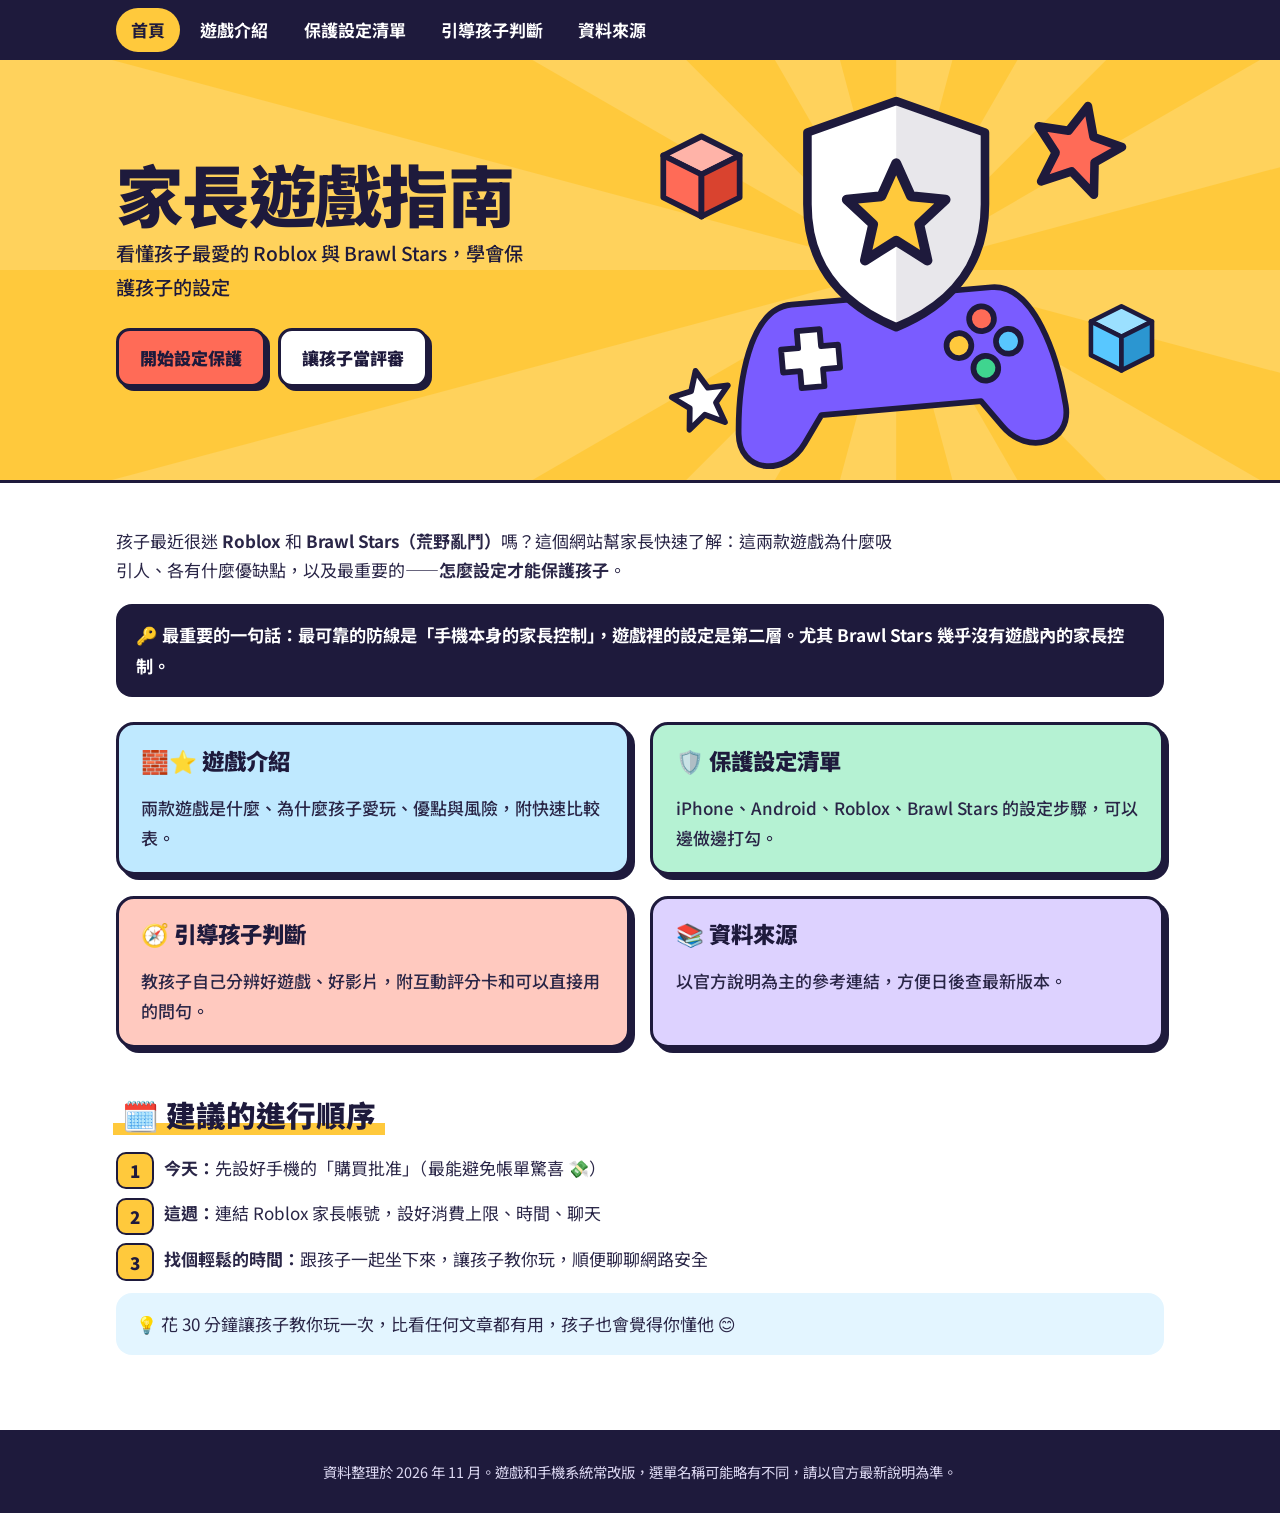
<file: index.html>
<!DOCTYPE html>
<html lang="zh-Hant-TW">
<head>
  <meta charset="UTF-8">
  <meta name="viewport" content="width=device-width, initial-scale=1.0">
  <title>家長遊戲指南：Roblox 與 Brawl Stars</title>
  <meta name="description" content="給家長的 Roblox 與 Brawl Stars 入門指南：為什麼孩子愛玩、優缺點，以及保護孩子的設定清單。">
  <link rel="icon" type="image/svg+xml" href="favicon.svg">
  <link rel="preconnect" href="https://fonts.googleapis.com">
  <link rel="preconnect" href="https://fonts.gstatic.com" crossorigin>
  <link rel="stylesheet" href="https://fonts.googleapis.com/css2?family=Noto+Sans+TC:wght@400;500;700;900&display=swap">
  <link rel="stylesheet" href="style.css">
</head>
<body class="home">
  <nav>
    <ul>
      <li><a href="index.html" aria-current="page">首頁</a></li>
      <li><a href="games.html">遊戲介紹</a></li>
      <li><a href="settings.html">保護設定清單</a></li>
      <li><a href="guide.html">引導孩子判斷</a></li>
      <li><a href="sources.html">資料來源</a></li>
    </ul>
  </nav>
  <header>
    <div class="hero">
      <div>
        <h1>家長遊戲指南</h1>
        <p>看懂孩子最愛的 Roblox 與 Brawl Stars，學會保護孩子的設定</p>
        <div class="cta"><a class="btn main" href="settings.html">開始設定保護</a><a class="btn" href="guide.html">讓孩子當評審</a></div>
      </div>
      <svg viewBox="0 0 560 440" aria-hidden="true"><path d="M280 220L1780 220L1729 608ZM280 220L1579 970L1341 1281ZM280 220L1030 1519L668 1669ZM280 220L280 1720L-108 1669ZM280 220L-470 1519L-781 1281ZM280 220L-1019 970L-1169 608ZM280 220L-1220 220L-1169 -168ZM280 220L-1019 -530L-781 -841ZM280 220L-470 -1079L-108 -1229ZM280 220L280 -1280L668 -1229ZM280 220L1030 -1079L1341 -841ZM280 220L1579 -530L1729 -168Z" fill="#ffd25c"/><g transform="translate(76 120)"><path d="M0-40 L40-20 0 0 -40-20Z" fill="#ffb3a8" stroke="#1e1a3c" stroke-width="6" stroke-linejoin="round" stroke-linecap="round"/><path d="M-40-20 L0 0 V44 L-40 24Z" fill="#ff6b57" stroke="#1e1a3c" stroke-width="6" stroke-linejoin="round" stroke-linecap="round"/><path d="M40-20 L0 0 V44 L40 24Z" fill="#d9432f" stroke="#1e1a3c" stroke-width="6" stroke-linejoin="round" stroke-linecap="round"/></g><g transform="translate(516 290) scale(.8)"><path d="M0-40 L40-20 0 0 -40-20Z" fill="#9be0ff" stroke="#1e1a3c" stroke-width="6" stroke-linejoin="round" stroke-linecap="round"/><path d="M-40-20 L0 0 V44 L-40 24Z" fill="#58c7ff" stroke="#1e1a3c" stroke-width="6" stroke-linejoin="round" stroke-linecap="round"/><path d="M40-20 L0 0 V44 L40 24Z" fill="#2b96d1" stroke="#1e1a3c" stroke-width="6" stroke-linejoin="round" stroke-linecap="round"/></g><path d="M0-30 L9-10 30-8 14 7 19 29 0 17 -19 29 -14 7 -30-8 -9-10Z" transform="translate(470 92) rotate(14) scale(1.5)" fill="#ff6b57" stroke="#1e1a3c" stroke-width="6" stroke-linejoin="round" stroke-linecap="round"/><path d="M0-30 L9-10 30-8 14 7 19 29 0 17 -19 29 -14 7 -30-8 -9-10Z" transform="translate(76 355) rotate(-12)" fill="#fff" stroke="#1e1a3c" stroke-width="6" stroke-linejoin="round" stroke-linecap="round"/><g transform="translate(280 305) rotate(-5)"><path d="M-105-58 H105 C150-58 168 20 172 72 C175 112 128 122 104 88 L84 60 H-84 L-104 88 C-128 122 -175 112 -172 72 C-168 20 -150-58 -105-58Z" fill="#7a5cff" stroke="#1e1a3c" stroke-width="6" stroke-linejoin="round" stroke-linecap="round"/><path d="M-120-12 h18v-18h24v18h18v24h-18v18h-24v-18h-18Z" fill="#fff" stroke="#1e1a3c" stroke-width="6" stroke-linejoin="round" stroke-linecap="round"/><circle cx="92" cy="-26" r="13" fill="#ff6b57" stroke="#1e1a3c" stroke-width="6" stroke-linejoin="round" stroke-linecap="round"/><circle cx="92" cy="26" r="13" fill="#3fd58f" stroke="#1e1a3c" stroke-width="6" stroke-linejoin="round" stroke-linecap="round"/><circle cx="66" cy="0" r="13" fill="#ffc93c" stroke="#1e1a3c" stroke-width="6" stroke-linejoin="round" stroke-linecap="round"/><circle cx="118" cy="0" r="13" fill="#58c7ff" stroke="#1e1a3c" stroke-width="6" stroke-linejoin="round" stroke-linecap="round"/></g><g class="float"><g transform="translate(280 160) scale(1.5)"><path d="M0-78 L62-56 V-6 C62 40 34 66 0 80 C-34 66 -62 40 -62-6 V-56Z" fill="#fff" stroke="#1e1a3c" stroke-width="6" stroke-linejoin="round" stroke-linecap="round"/><path d="M0-75 L59-54 V-6 C59 38 33 63 0 77Z" fill="#1e1a3c" opacity=".1"/><path d="M0-30 L9-10 30-8 14 7 19 29 0 17 -19 29 -14 7 -30-8 -9-10Z" transform="scale(1.15)" fill="#ffc93c" stroke="#1e1a3c" stroke-width="6" stroke-linejoin="round" stroke-linecap="round"/></g></g></svg>
    </div>
  </header>
  <main>
    <p>孩子最近很迷 <strong>Roblox</strong> 和 <strong>Brawl Stars（荒野亂鬥）</strong>嗎？這個網站幫家長快速了解：這兩款遊戲為什麼吸引人、各有什麼優缺點，以及最重要的——<strong>怎麼設定才能保護孩子</strong>。</p>

    <div class="key">🔑 最重要的一句話：最可靠的防線是「手機本身的家長控制」，遊戲裡的設定是第二層。尤其 Brawl Stars 幾乎沒有遊戲內的家長控制。</div>

    <div class="grid">
      <a class="card" href="games.html">
        <h3>🧱⭐ 遊戲介紹</h3>
        <p>兩款遊戲是什麼、為什麼孩子愛玩、優點與風險，附快速比較表。</p>
      </a>
      <a class="card" href="settings.html">
        <h3>🛡️ 保護設定清單</h3>
        <p>iPhone、Android、Roblox、Brawl Stars 的設定步驟，可以邊做邊打勾。</p>
      </a>
      <a class="card" href="guide.html">
        <h3>🧭 引導孩子判斷</h3>
        <p>教孩子自己分辨好遊戲、好影片，附互動評分卡和可以直接用的問句。</p>
      </a>
      <a class="card" href="sources.html">
        <h3>📚 資料來源</h3>
        <p>以官方說明為主的參考連結，方便日後查最新版本。</p>
      </a>
    </div>

    <h2>🗓️ 建議的進行順序</h2>
    <ol class="steps">
      <li><strong>今天：</strong>先設好手機的「購買批准」（最能避免帳單驚喜 💸）</li>
      <li><strong>這週：</strong>連結 Roblox 家長帳號，設好消費上限、時間、聊天</li>
      <li><strong>找個輕鬆的時間：</strong>跟孩子一起坐下來，讓孩子教你玩，順便聊聊網路安全</li>
    </ol>

    <div class="tip">💡 花 30 分鐘讓孩子教你玩一次，比看任何文章都有用，孩子也會覺得你懂他 😊</div>
  </main>
  <footer>
    資料整理於 2026 年 11 月。遊戲和手機系統常改版，選單名稱可能略有不同，請以官方最新說明為準。
  </footer>
</body>
</html>
</file>
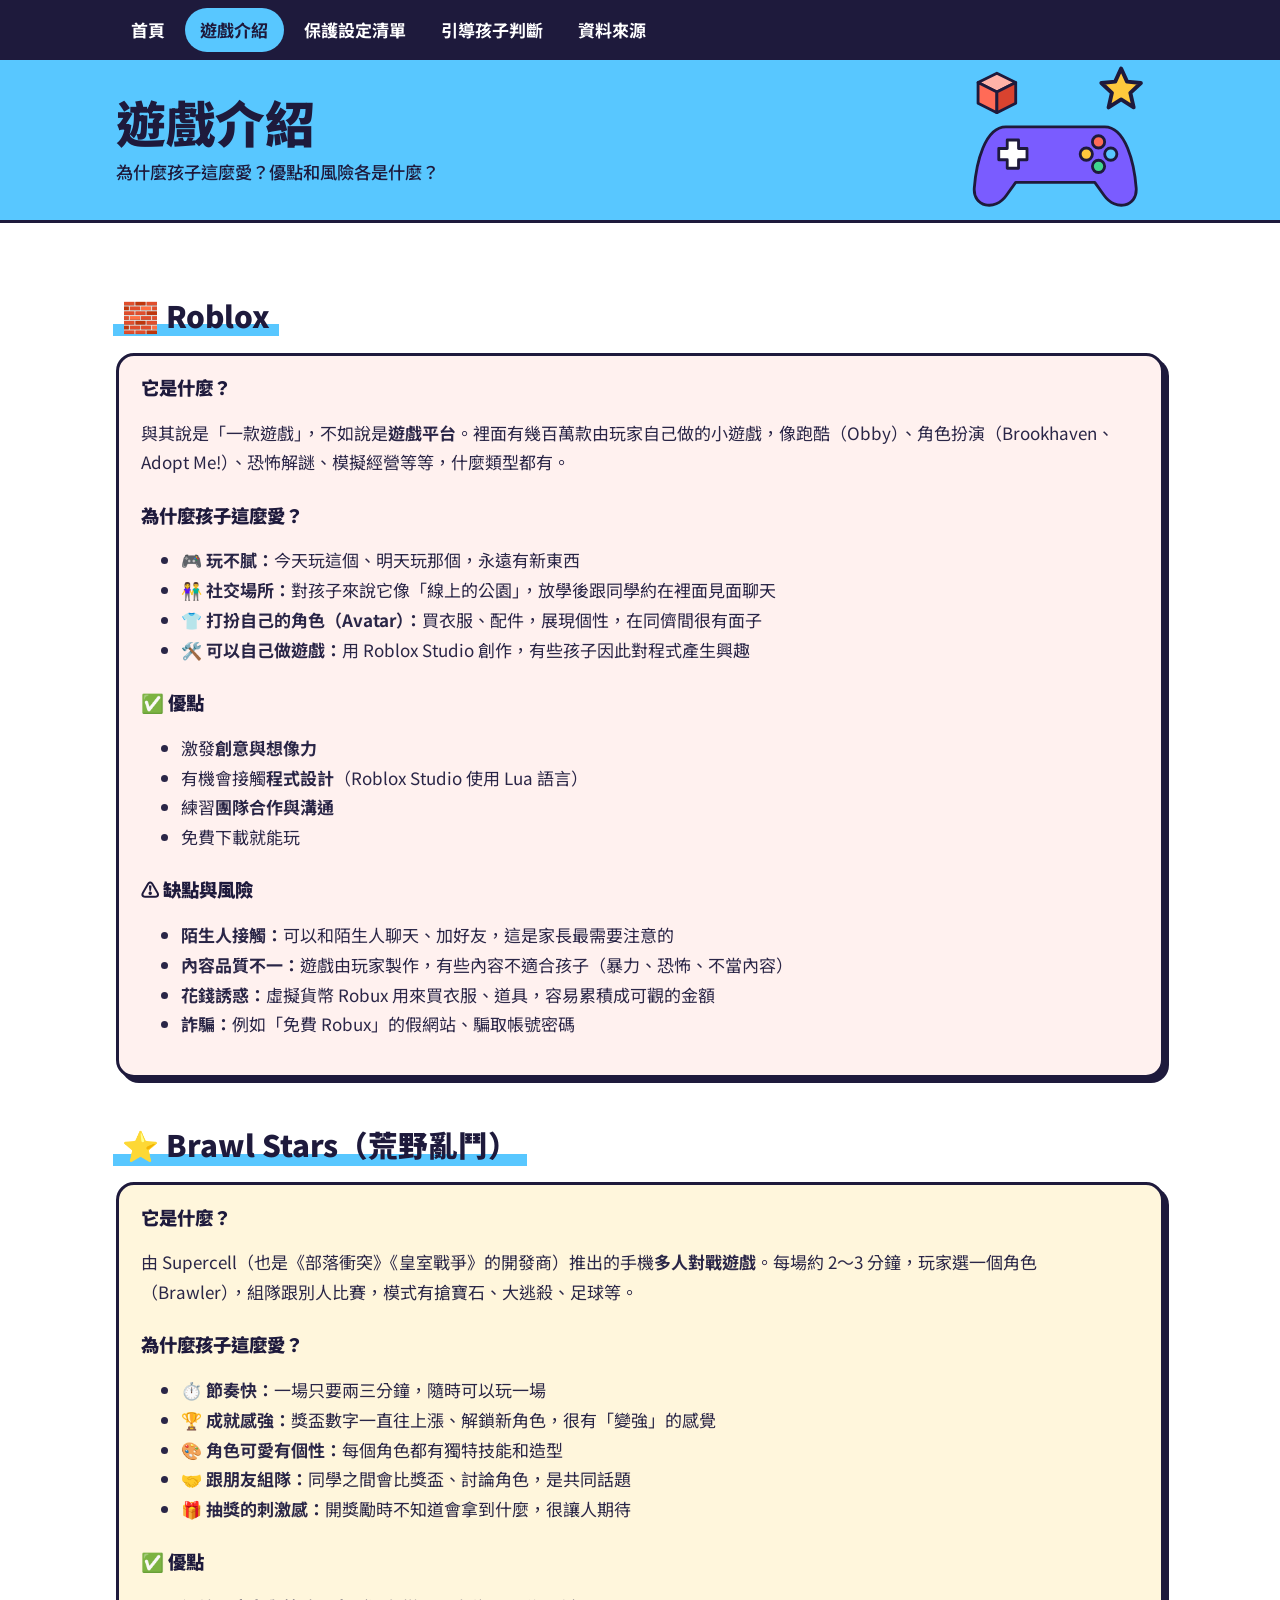
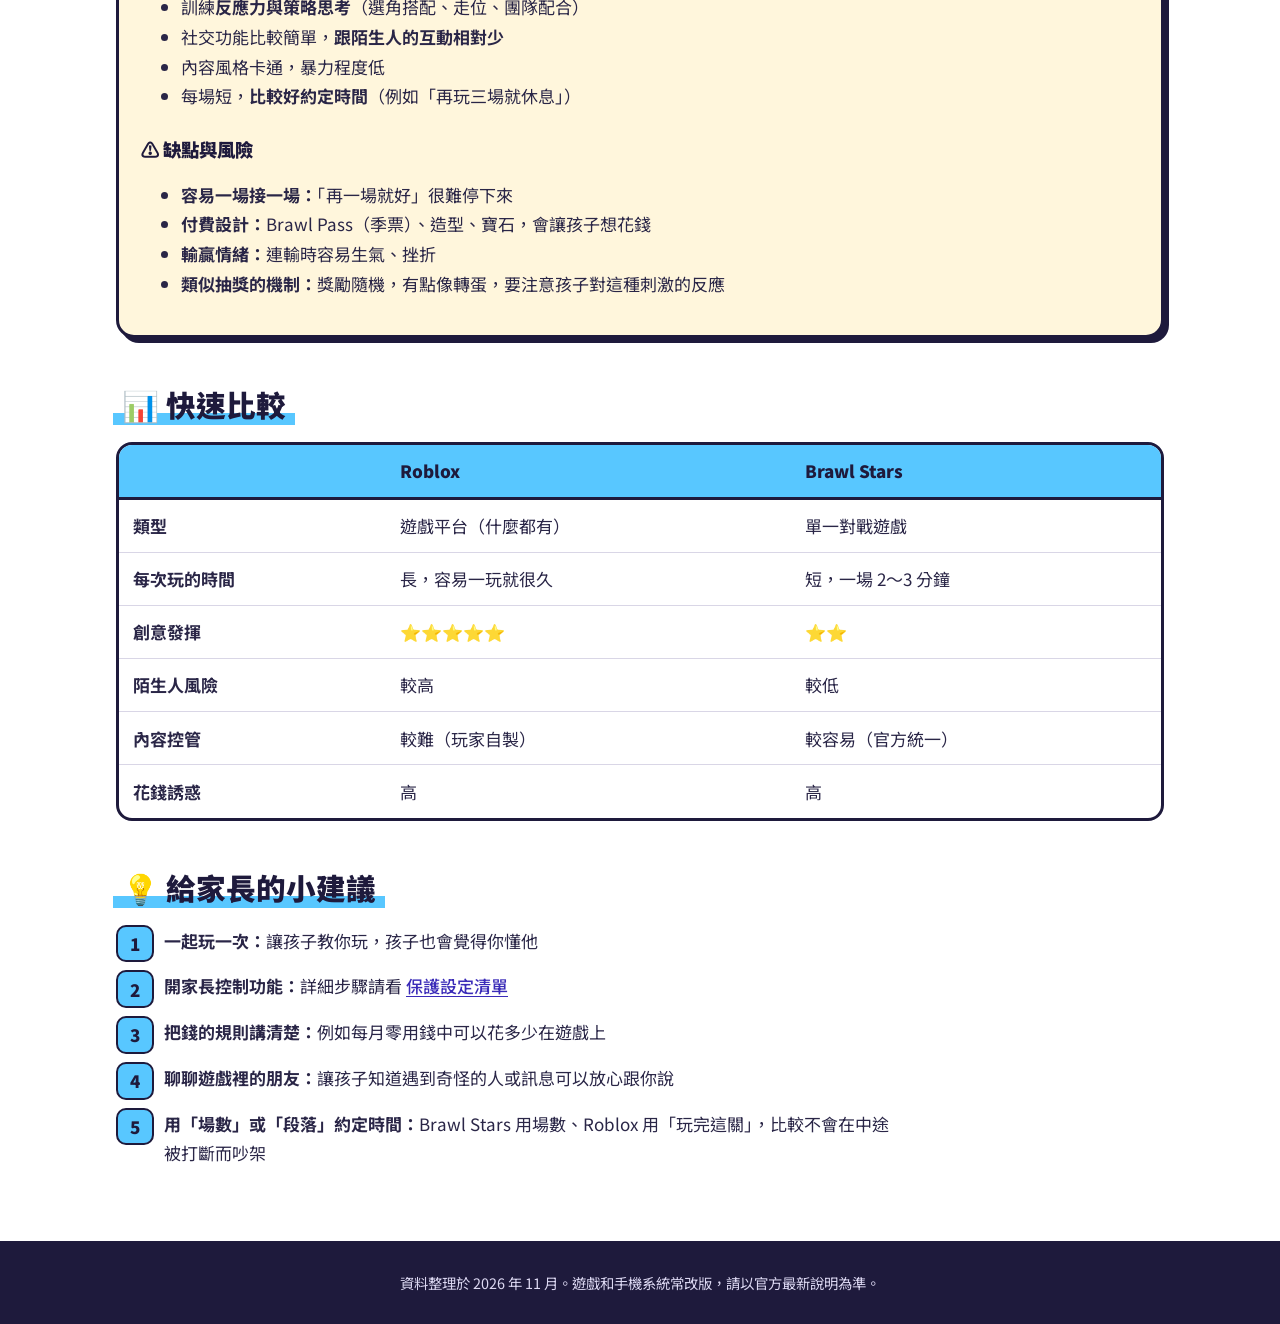
<file: games.html>
<!DOCTYPE html>
<html lang="zh-Hant-TW">
<head>
  <meta charset="UTF-8">
  <meta name="viewport" content="width=device-width, initial-scale=1.0">
  <title>遊戲介紹 | 家長遊戲指南</title>
  <link rel="icon" type="image/svg+xml" href="favicon.svg">
  <link rel="preconnect" href="https://fonts.googleapis.com">
  <link rel="preconnect" href="https://fonts.gstatic.com" crossorigin>
  <link rel="stylesheet" href="https://fonts.googleapis.com/css2?family=Noto+Sans+TC:wght@400;500;700;900&display=swap">
  <link rel="stylesheet" href="style.css">
</head>
<body class="p-games">
  <nav>
    <ul>
      <li><a href="index.html">首頁</a></li>
      <li><a href="games.html" aria-current="page">遊戲介紹</a></li>
      <li><a href="settings.html">保護設定清單</a></li>
      <li><a href="guide.html">引導孩子判斷</a></li>
      <li><a href="sources.html">資料來源</a></li>
    </ul>
  </nav>
  <header>
    <div class="hero">
      <div>
        <h1>遊戲介紹</h1>
        <p>為什麼孩子這麼愛？優點和風險各是什麼？</p>
      </div>
      <svg viewBox="0 0 200 170" aria-hidden="true"><g transform="translate(96 100) scale(.5)"><path d="M-105-58 H105 C150-58 168 20 172 72 C175 112 128 122 104 88 L84 60 H-84 L-104 88 C-128 122 -175 112 -172 72 C-168 20 -150-58 -105-58Z" fill="#7a5cff" stroke="#1e1a3c" stroke-width="6" stroke-linejoin="round" stroke-linecap="round"/><path d="M-120-12 h18v-18h24v18h18v24h-18v18h-24v-18h-18Z" fill="#fff" stroke="#1e1a3c" stroke-width="6" stroke-linejoin="round" stroke-linecap="round"/><circle cx="92" cy="-26" r="13" fill="#ff6b57" stroke="#1e1a3c" stroke-width="6" stroke-linejoin="round" stroke-linecap="round"/><circle cx="92" cy="26" r="13" fill="#3fd58f" stroke="#1e1a3c" stroke-width="6" stroke-linejoin="round" stroke-linecap="round"/><circle cx="66" cy="0" r="13" fill="#ffc93c" stroke="#1e1a3c" stroke-width="6" stroke-linejoin="round" stroke-linecap="round"/><circle cx="118" cy="0" r="13" fill="#58c7ff" stroke="#1e1a3c" stroke-width="6" stroke-linejoin="round" stroke-linecap="round"/></g><path d="M0-30 L9-10 30-8 14 7 19 29 0 17 -19 29 -14 7 -30-8 -9-10Z" transform="translate(166 30) scale(.7)" fill="#ffc93c" stroke="#1e1a3c" stroke-width="6" stroke-linejoin="round" stroke-linecap="round"/><g transform="translate(34 34) scale(.5)"><path d="M0-40 L40-20 0 0 -40-20Z" fill="#ffb3a8" stroke="#1e1a3c" stroke-width="6" stroke-linejoin="round" stroke-linecap="round"/><path d="M-40-20 L0 0 V44 L-40 24Z" fill="#ff6b57" stroke="#1e1a3c" stroke-width="6" stroke-linejoin="round" stroke-linecap="round"/><path d="M40-20 L0 0 V44 L40 24Z" fill="#d9432f" stroke="#1e1a3c" stroke-width="6" stroke-linejoin="round" stroke-linecap="round"/></g></svg>
    </div>
  </header>
  <main>
    <h2>🧱 Roblox</h2>
    <div class="card roblox">
      <h3>它是什麼？</h3>
      <p>與其說是「一款遊戲」，不如說是<strong>遊戲平台</strong>。裡面有幾百萬款由玩家自己做的小遊戲，像跑酷（Obby）、角色扮演（Brookhaven、Adopt Me!）、恐怖解謎、模擬經營等等，什麼類型都有。</p>

      <h3>為什麼孩子這麼愛？</h3>
      <ul>
        <li>🎮 <strong>玩不膩：</strong>今天玩這個、明天玩那個，永遠有新東西</li>
        <li>👫 <strong>社交場所：</strong>對孩子來說它像「線上的公園」，放學後跟同學約在裡面見面聊天</li>
        <li>👕 <strong>打扮自己的角色（Avatar）：</strong>買衣服、配件，展現個性，在同儕間很有面子</li>
        <li>🛠️ <strong>可以自己做遊戲：</strong>用 Roblox Studio 創作，有些孩子因此對程式產生興趣</li>
      </ul>

      <h3>✅ 優點</h3>
      <ul>
        <li>激發<strong>創意與想像力</strong></li>
        <li>有機會接觸<strong>程式設計</strong>（Roblox Studio 使用 Lua 語言）</li>
        <li>練習<strong>團隊合作與溝通</strong></li>
        <li>免費下載就能玩</li>
      </ul>

      <h3>⚠️ 缺點與風險</h3>
      <ul>
        <li><strong>陌生人接觸：</strong>可以和陌生人聊天、加好友，這是家長最需要注意的</li>
        <li><strong>內容品質不一：</strong>遊戲由玩家製作，有些內容不適合孩子（暴力、恐怖、不當內容）</li>
        <li><strong>花錢誘惑：</strong>虛擬貨幣 Robux 用來買衣服、道具，容易累積成可觀的金額</li>
        <li><strong>詐騙：</strong>例如「免費 Robux」的假網站、騙取帳號密碼</li>
      </ul>
    </div>

    <h2>⭐ Brawl Stars（荒野亂鬥）</h2>
    <div class="card brawl">
      <h3>它是什麼？</h3>
      <p>由 Supercell（也是《部落衝突》《皇室戰爭》的開發商）推出的手機<strong>多人對戰遊戲</strong>。每場約 2～3 分鐘，玩家選一個角色（Brawler），組隊跟別人比賽，模式有搶寶石、大逃殺、足球等。</p>

      <h3>為什麼孩子這麼愛？</h3>
      <ul>
        <li>⏱️ <strong>節奏快：</strong>一場只要兩三分鐘，隨時可以玩一場</li>
        <li>🏆 <strong>成就感強：</strong>獎盃數字一直往上漲、解鎖新角色，很有「變強」的感覺</li>
        <li>🎨 <strong>角色可愛有個性：</strong>每個角色都有獨特技能和造型</li>
        <li>🤝 <strong>跟朋友組隊：</strong>同學之間會比獎盃、討論角色，是共同話題</li>
        <li>🎁 <strong>抽獎的刺激感：</strong>開獎勵時不知道會拿到什麼，很讓人期待</li>
      </ul>

      <h3>✅ 優點</h3>
      <ul>
        <li>訓練<strong>反應力與策略思考</strong>（選角搭配、走位、團隊配合）</li>
        <li>社交功能比較簡單，<strong>跟陌生人的互動相對少</strong></li>
        <li>內容風格卡通，暴力程度低</li>
        <li>每場短，<strong>比較好約定時間</strong>（例如「再玩三場就休息」）</li>
      </ul>

      <h3>⚠️ 缺點與風險</h3>
      <ul>
        <li><strong>容易一場接一場：</strong>「再一場就好」很難停下來</li>
        <li><strong>付費設計：</strong>Brawl Pass（季票）、造型、寶石，會讓孩子想花錢</li>
        <li><strong>輸贏情緒：</strong>連輸時容易生氣、挫折</li>
        <li><strong>類似抽獎的機制：</strong>獎勵隨機，有點像轉蛋，要注意孩子對這種刺激的反應</li>
      </ul>
    </div>

    <h2>📊 快速比較</h2>
    <table>
      <thead>
        <tr><th></th><th>Roblox</th><th>Brawl Stars</th></tr>
      </thead>
      <tbody>
        <tr><td>類型</td><td>遊戲平台（什麼都有）</td><td>單一對戰遊戲</td></tr>
        <tr><td>每次玩的時間</td><td>長，容易一玩就很久</td><td>短，一場 2～3 分鐘</td></tr>
        <tr><td>創意發揮</td><td>⭐⭐⭐⭐⭐</td><td>⭐⭐</td></tr>
        <tr><td>陌生人風險</td><td>較高</td><td>較低</td></tr>
        <tr><td>內容控管</td><td>較難（玩家自製）</td><td>較容易（官方統一）</td></tr>
        <tr><td>花錢誘惑</td><td>高</td><td>高</td></tr>
      </tbody>
    </table>

    <h2>💡 給家長的小建議</h2>
    <ol class="steps">
      <li><strong>一起玩一次：</strong>讓孩子教你玩，孩子也會覺得你懂他</li>
      <li><strong>開家長控制功能：</strong>詳細步驟請看 <a href="settings.html">保護設定清單</a></li>
      <li><strong>把錢的規則講清楚：</strong>例如每月零用錢中可以花多少在遊戲上</li>
      <li><strong>聊聊遊戲裡的朋友：</strong>讓孩子知道遇到奇怪的人或訊息可以放心跟你說</li>
      <li><strong>用「場數」或「段落」約定時間：</strong>Brawl Stars 用場數、Roblox 用「玩完這關」，比較不會在中途被打斷而吵架</li>
    </ol>
  </main>
  <footer>
    資料整理於 2026 年 11 月。遊戲和手機系統常改版，請以官方最新說明為準。
  </footer>
</body>
</html>
</file>
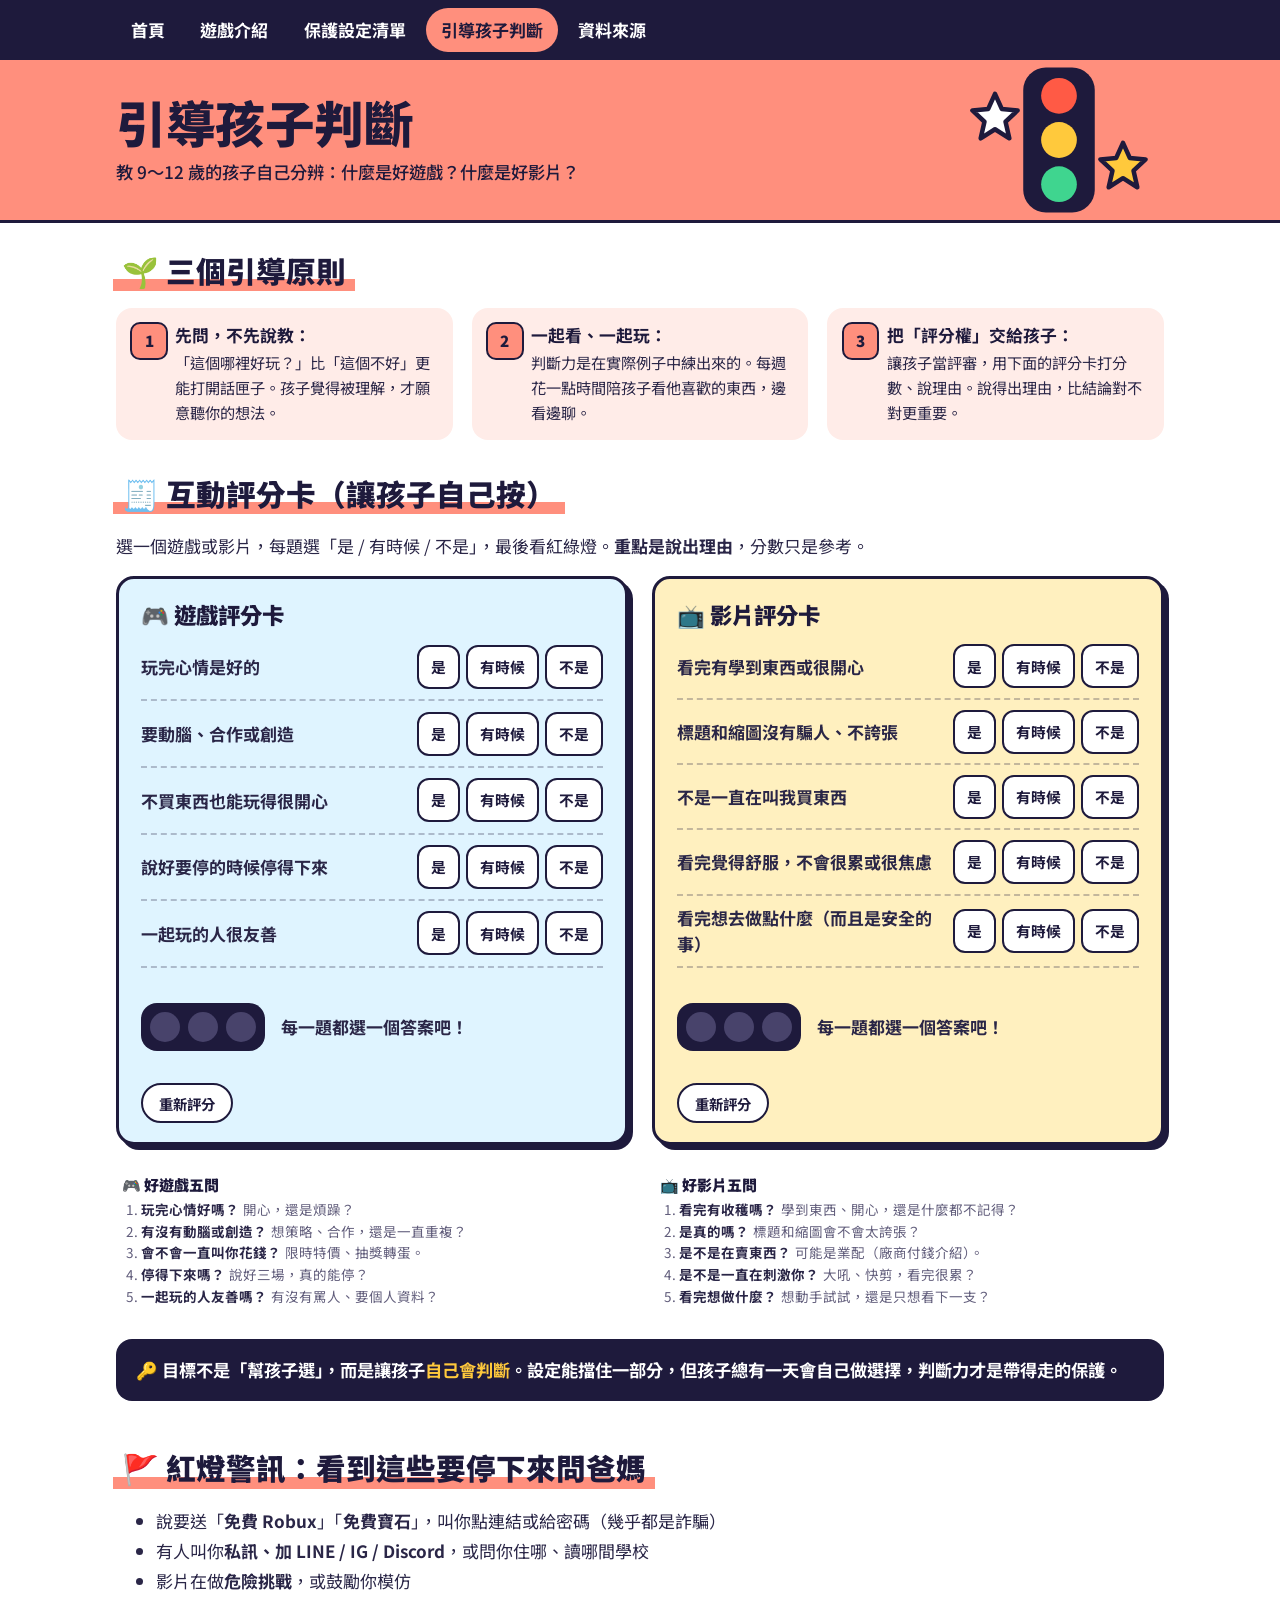
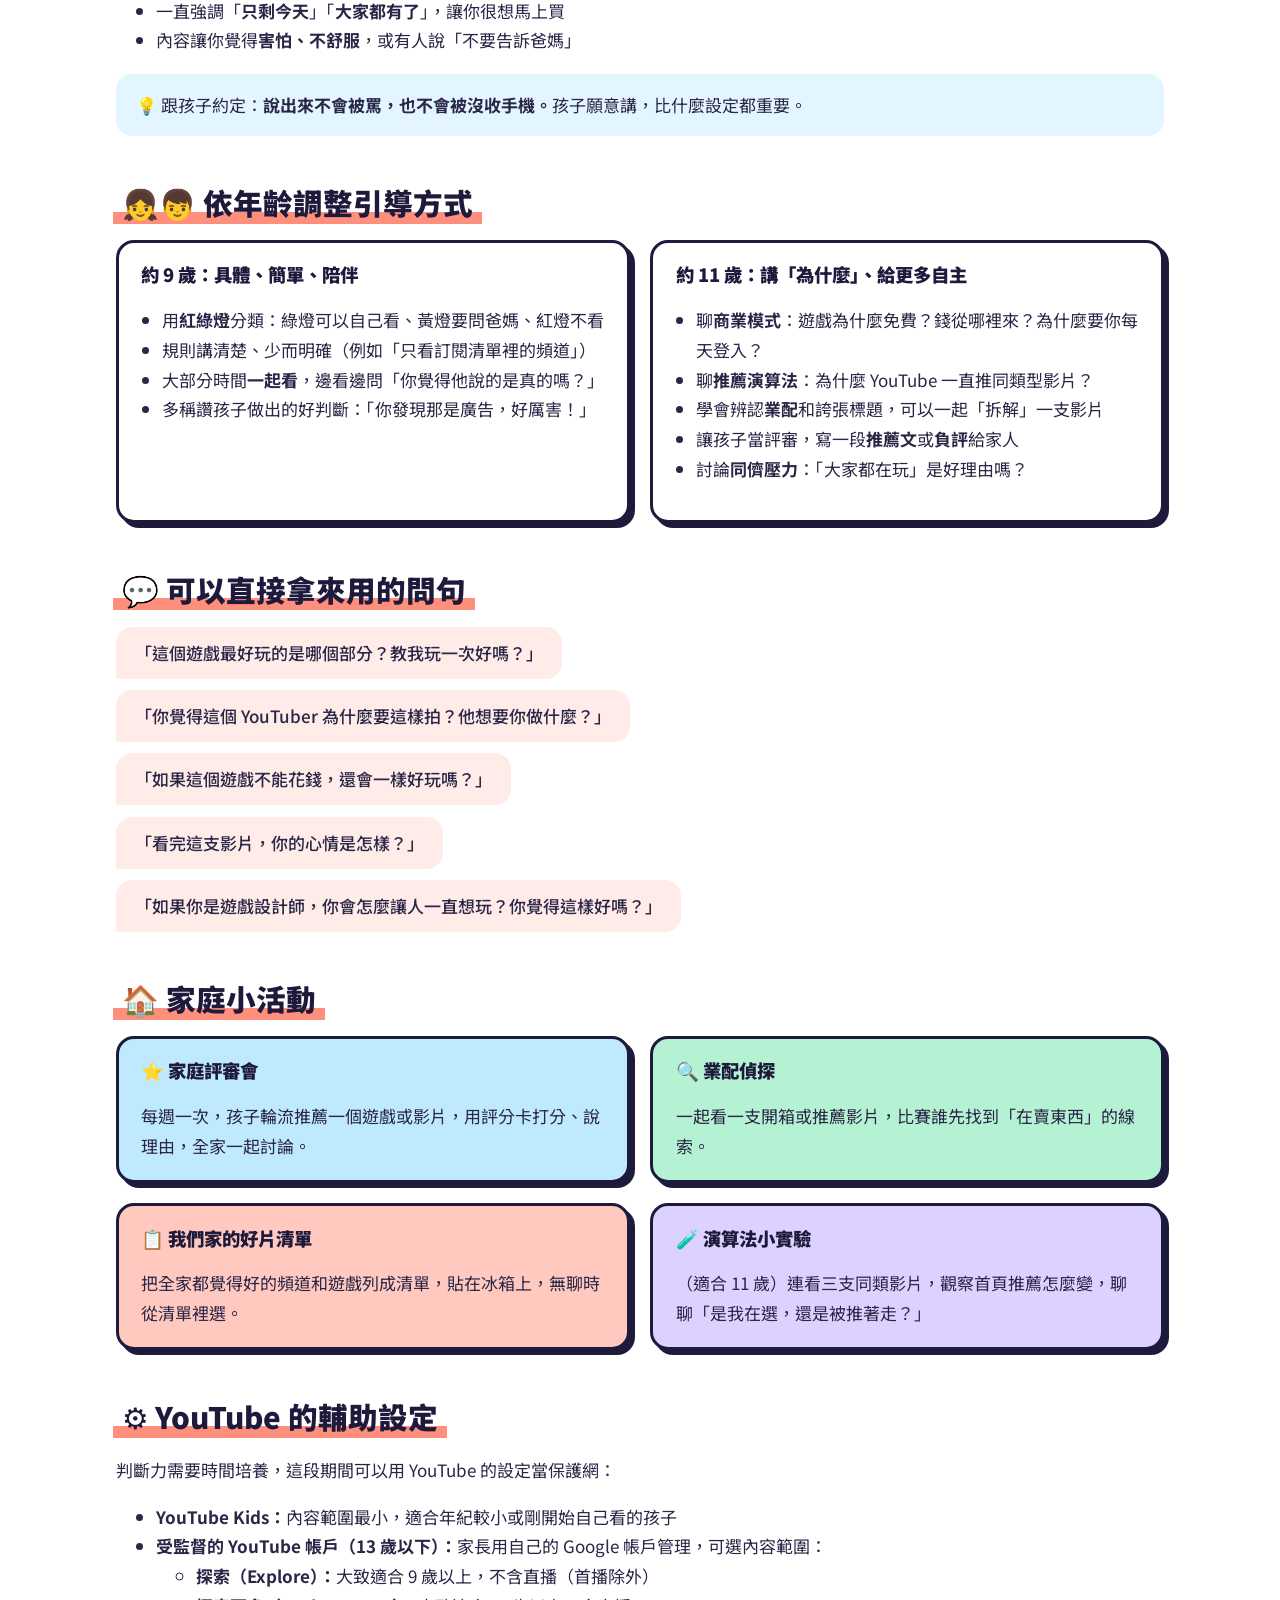
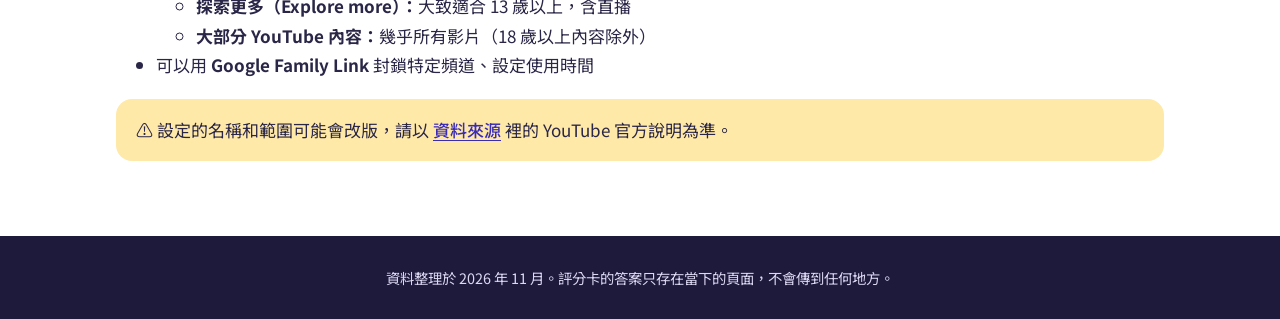
<file: guide.html>
<!DOCTYPE html>
<html lang="zh-Hant-TW">
<head>
  <meta charset="UTF-8">
  <meta name="viewport" content="width=device-width, initial-scale=1.0">
  <title>引導孩子判斷 | 家長遊戲指南</title>
  <link rel="icon" type="image/svg+xml" href="favicon.svg">
  <link rel="preconnect" href="https://fonts.googleapis.com">
  <link rel="preconnect" href="https://fonts.gstatic.com" crossorigin>
  <link rel="stylesheet" href="https://fonts.googleapis.com/css2?family=Noto+Sans+TC:wght@400;500;700;900&display=swap">
  <link rel="stylesheet" href="style.css">
  <style>
    h2.lead { margin-top: .2rem; }
    .score-title { margin-top: 2.2rem; }
    .score-title + p { margin: 0 0 1rem; }
    .principles { display: grid; grid-template-columns: repeat(3, minmax(0, 1fr)); gap: 1.2rem; max-width: none; margin: 1rem 0 0; }
    ol.principles li { margin: 0; padding: .9rem 1rem .9rem 3.7rem; background: var(--tint); border-radius: 16px; font-size: .95rem; line-height: 1.65; }
    ol.principles li::before { left: .9rem; top: .9rem; }
    .principles strong { display: block; color: var(--ink); font-size: 1.05rem; }
    .scores { display: grid; grid-template-columns: repeat(2, minmax(0, 1fr)); gap: 1.5rem; }
    .scores .card { margin: 0; display: flex; flex-direction: column; }
    #card-game { background: #dff4ff; }
    #card-video { background: #fff0bf; }
    .scores h3 { font-size: 1.4rem; margin: 0 0 .3rem; }
    .q { display: flex; flex-wrap: wrap; align-items: center; justify-content: space-between; gap: .4rem .8rem; padding: .6rem 0; border-bottom: 2px dashed #1e1a3c44; flex: 1 0 auto; }
    .q span { flex: 1 1 11em; font-weight: 700; line-height: 1.5; }
    .opts { display: flex; gap: .35rem; }
    .opts button { font: inherit; font-size: .92rem; font-weight: 700; color: var(--ink); border: 2px solid var(--ink); background: #fff; border-radius: 12px; min-height: 44px; padding: .2rem .75rem; cursor: pointer; white-space: nowrap; }
    .opts button:hover { background: #f1eefc; }
    .opts button.on[data-v="2"] { background: var(--green); }
    .opts button.on[data-v="1"] { background: var(--yellow); }
    .opts button.on[data-v="0"] { background: var(--coral); }
    .opts button.on { box-shadow: inset 0 0 0 1px var(--ink); }
    .foot { display: flex; align-items: center; gap: 1rem; margin: 1rem 0 .8rem; min-height: 5.4rem; }
    .light { background: var(--ink); border-radius: 16px; padding: 9px; display: flex; gap: 8px; flex: none; }
    .light i { width: 30px; height: 30px; border-radius: 50%; background: #48436b; transition: background .2s; }
    .light.red i:nth-child(1) { background: #ff5a45; }
    .light.yellow i:nth-child(2) { background: var(--yellow); }
    .light.green i:nth-child(3) { background: var(--green); }
    .result { font-weight: 700; line-height: 1.5; }
    .scores .reset { align-self: flex-start; }
    .mini { display: grid; grid-template-columns: repeat(2, minmax(0, 1fr)); gap: 0 2.5rem; margin: 1.8rem 0 2rem; padding: 0 .4rem; font-size: 13.5px; line-height: 1.6; color: var(--muted); }
    .mini h3 { font-size: 15px; margin: 0 0 .25rem; }
    .mini ol { margin: 0; padding-left: 1.4em; }
    .mini strong { color: var(--text); margin-right: .3em; }
    .age { display: grid; grid-template-columns: repeat(2, minmax(0, 1fr)); gap: 1.3rem; }
    .age .card { margin: 0; }
    .card ul { padding-left: 1.2em; }
    blockquote { margin: .7rem 0; padding: .7rem 1.2rem; background: var(--tint); border-radius: 16px 16px 16px 2px; font-weight: 500; width: fit-content; }
    @media (max-width: 860px) { .principles { grid-template-columns: minmax(0, 1fr); gap: .7rem; } .scores { grid-template-columns: minmax(0, 1fr); } }
    @media (max-width: 600px) {
      .mini, .age { grid-template-columns: minmax(0, 1fr); row-gap: 1rem; }
      .opts { width: 100%; }
      .opts button { flex: 1; }
    }
</style>
</head>
<body class="p-guide">
  <nav>
    <ul>
      <li><a href="index.html">首頁</a></li>
      <li><a href="games.html">遊戲介紹</a></li>
      <li><a href="settings.html">保護設定清單</a></li>
      <li><a href="guide.html" aria-current="page">引導孩子判斷</a></li>
      <li><a href="sources.html">資料來源</a></li>
    </ul>
  </nav>
  <header>
    <div class="hero">
      <div>
        <h1>引導孩子判斷</h1>
        <p>教 9～12 歲的孩子自己分辨：什麼是好遊戲？什麼是好影片？</p>
      </div>
      <svg viewBox="0 0 200 170" aria-hidden="true"><rect x="62" y="8" width="76" height="154" rx="24" fill="#1e1a3c"/><circle cx="100" cy="38" r="19" fill="#ff5a45"/><circle cx="100" cy="85" r="19" fill="#ffc93c"/><circle cx="100" cy="132" r="19" fill="#3fd58f"/><path d="M0-30 L9-10 30-8 14 7 19 29 0 17 -19 29 -14 7 -30-8 -9-10Z" transform="translate(32 60) scale(.8)" fill="#fff" stroke="#1e1a3c" stroke-width="6" stroke-linejoin="round" stroke-linecap="round"/><path d="M0-30 L9-10 30-8 14 7 19 29 0 17 -19 29 -14 7 -30-8 -9-10Z" transform="translate(168 112) scale(.8)" fill="#ffc93c" stroke="#1e1a3c" stroke-width="6" stroke-linejoin="round" stroke-linecap="round"/></svg>
    </div>
  </header>
  <main>
    <h2 class="lead">🌱 三個引導原則</h2>
    <ol class="steps principles">
      <li><strong>先問，不先說教：</strong>「這個哪裡好玩？」比「這個不好」更能打開話匣子。孩子覺得被理解，才願意聽你的想法。</li>
      <li><strong>一起看、一起玩：</strong>判斷力是在實際例子中練出來的。每週花一點時間陪孩子看他喜歡的東西，邊看邊聊。</li>
      <li><strong>把「評分權」交給孩子：</strong>讓孩子當評審，用下面的評分卡打分數、說理由。說得出理由，比結論對不對更重要。</li>
    </ol>

    <h2 class="score-title">🧾 互動評分卡（讓孩子自己按）</h2>
    <p>選一個遊戲或影片，每題選「是 / 有時候 / 不是」，最後看紅綠燈。<strong>重點是說出理由</strong>，分數只是參考。</p>

    <div class="scores">
    <div class="card" id="card-game">
      <h3>🎮 遊戲評分卡</h3>
      <div class="q"><span>玩完心情是好的</span><div class="opts"></div></div>
      <div class="q"><span>要動腦、合作或創造</span><div class="opts"></div></div>
      <div class="q"><span>不買東西也能玩得很開心</span><div class="opts"></div></div>
      <div class="q"><span>說好要停的時候停得下來</span><div class="opts"></div></div>
      <div class="q"><span>一起玩的人很友善</span><div class="opts"></div></div>
      <div class="foot"><div class="light" aria-hidden="true"><i></i><i></i><i></i></div><div class="result" role="status">每一題都選一個答案吧！</div></div>
      <button class="reset" type="button">重新評分</button>
    </div>

    <div class="card" id="card-video">
      <h3>📺 影片評分卡</h3>
      <div class="q"><span>看完有學到東西或很開心</span><div class="opts"></div></div>
      <div class="q"><span>標題和縮圖沒有騙人、不誇張</span><div class="opts"></div></div>
      <div class="q"><span>不是一直在叫我買東西</span><div class="opts"></div></div>
      <div class="q"><span>看完覺得舒服，不會很累或很焦慮</span><div class="opts"></div></div>
      <div class="q"><span>看完想去做點什麼（而且是安全的事）</span><div class="opts"></div></div>
      <div class="foot"><div class="light" aria-hidden="true"><i></i><i></i><i></i></div><div class="result" role="status">每一題都選一個答案吧！</div></div>
      <button class="reset" type="button">重新評分</button>
    </div>
    </div>

    <section class="mini" aria-label="評分時可以想想的五個問題">
      <div>
        <h3>🎮 好遊戲五問</h3>
        <ol>
          <li><strong>玩完心情好嗎？</strong>開心，還是煩躁？</li>
          <li><strong>有沒有動腦或創造？</strong>想策略、合作，還是一直重複？</li>
          <li><strong>會不會一直叫你花錢？</strong>限時特價、抽獎轉蛋。</li>
          <li><strong>停得下來嗎？</strong>說好三場，真的能停？</li>
          <li><strong>一起玩的人友善嗎？</strong>有沒有罵人、要個人資料？</li>
        </ol>
      </div>
      <div>
        <h3>📺 好影片五問</h3>
        <ol>
          <li><strong>看完有收穫嗎？</strong>學到東西、開心，還是什麼都不記得？</li>
          <li><strong>是真的嗎？</strong>標題和縮圖會不會太誇張？</li>
          <li><strong>是不是在賣東西？</strong>可能是業配（廠商付錢介紹）。</li>
          <li><strong>是不是一直在刺激你？</strong>大吼、快剪，看完很累？</li>
          <li><strong>看完想做什麼？</strong>想動手試試，還是只想看下一支？</li>
        </ol>
      </div>
    </section>

    <div class="key">🔑 目標不是「幫孩子選」，而是讓孩子<strong>自己會判斷</strong>。設定能擋住一部分，但孩子總有一天會自己做選擇，判斷力才是帶得走的保護。</div>

    <h2>🚩 紅燈警訊：看到這些要停下來問爸媽</h2>
    <ul>
      <li>說要送「<strong>免費 Robux</strong>」「<strong>免費寶石</strong>」，叫你點連結或給密碼（幾乎都是詐騙）</li>
      <li>有人叫你<strong>私訊、加 LINE / IG / Discord</strong>，或問你住哪、讀哪間學校</li>
      <li>影片在做<strong>危險挑戰</strong>，或鼓勵你模仿</li>
      <li>一直強調「<strong>只剩今天</strong>」「<strong>大家都有了</strong>」，讓你很想馬上買</li>
      <li>內容讓你覺得<strong>害怕、不舒服</strong>，或有人說「不要告訴爸媽」</li>
    </ul>
    <div class="tip">💡 跟孩子約定：<strong>說出來不會被罵，也不會被沒收手機。</strong>孩子願意講，比什麼設定都重要。</div>

    <h2>👧👦 依年齡調整引導方式</h2>
    <div class="age">
      <div class="card">
        <h3>約 9 歲：具體、簡單、陪伴</h3>
        <ul>
          <li>用<strong>紅綠燈</strong>分類：綠燈可以自己看、黃燈要問爸媽、紅燈不看</li>
          <li>規則講清楚、少而明確（例如「只看訂閱清單裡的頻道」）</li>
          <li>大部分時間<strong>一起看</strong>，邊看邊問「你覺得他說的是真的嗎？」</li>
          <li>多稱讚孩子做出的好判斷：「你發現那是廣告，好厲害！」</li>
        </ul>
      </div>
      <div class="card">
        <h3>約 11 歲：講「為什麼」、給更多自主</h3>
        <ul>
          <li>聊<strong>商業模式</strong>：遊戲為什麼免費？錢從哪裡來？為什麼要你每天登入？</li>
          <li>聊<strong>推薦演算法</strong>：為什麼 YouTube 一直推同類型影片？</li>
          <li>學會辨認<strong>業配</strong>和誇張標題，可以一起「拆解」一支影片</li>
          <li>讓孩子當評審，寫一段<strong>推薦文</strong>或<strong>負評</strong>給家人</li>
          <li>討論<strong>同儕壓力</strong>：「大家都在玩」是好理由嗎？</li>
        </ul>
      </div>
    </div>

    <h2>💬 可以直接拿來用的問句</h2>
    <blockquote>「這個遊戲最好玩的是哪個部分？教我玩一次好嗎？」</blockquote>
    <blockquote>「你覺得這個 YouTuber 為什麼要這樣拍？他想要你做什麼？」</blockquote>
    <blockquote>「如果這個遊戲不能花錢，還會一樣好玩嗎？」</blockquote>
    <blockquote>「看完這支影片，你的心情是怎樣？」</blockquote>
    <blockquote>「如果你是遊戲設計師，你會怎麼讓人一直想玩？你覺得這樣好嗎？」</blockquote>

    <h2>🏠 家庭小活動</h2>
    <div class="grid">
      <div class="card"><h3>⭐ 家庭評審會</h3><p>每週一次，孩子輪流推薦一個遊戲或影片，用評分卡打分、說理由，全家一起討論。</p></div>
      <div class="card"><h3>🔍 業配偵探</h3><p>一起看一支開箱或推薦影片，比賽誰先找到「在賣東西」的線索。</p></div>
      <div class="card"><h3>📋 我們家的好片清單</h3><p>把全家都覺得好的頻道和遊戲列成清單，貼在冰箱上，無聊時從清單裡選。</p></div>
      <div class="card"><h3>🧪 演算法小實驗</h3><p>（適合 11 歲）連看三支同類影片，觀察首頁推薦怎麼變，聊聊「是我在選，還是被推著走？」</p></div>
    </div>

    <h2>⚙️ YouTube 的輔助設定</h2>
    <p>判斷力需要時間培養，這段期間可以用 YouTube 的設定當保護網：</p>
    <ul>
      <li><strong>YouTube Kids：</strong>內容範圍最小，適合年紀較小或剛開始自己看的孩子</li>
      <li><strong>受監督的 YouTube 帳戶（13 歲以下）：</strong>家長用自己的 Google 帳戶管理，可選內容範圍：
        <ul>
          <li><strong>探索（Explore）：</strong>大致適合 9 歲以上，不含直播（首播除外）</li>
          <li><strong>探索更多（Explore more）：</strong>大致適合 13 歲以上，含直播</li>
          <li><strong>大部分 YouTube 內容：</strong>幾乎所有影片（18 歲以上內容除外）</li>
        </ul>
      </li>
      <li>可以用 <strong>Google Family Link</strong> 封鎖特定頻道、設定使用時間</li>
    </ul>
    <div class="warn">⚠️ 設定的名稱和範圍可能會改版，請以 <a href="sources.html">資料來源</a> 裡的 YouTube 官方說明為準。</div>
  </main>
  <footer>
    資料整理於 2026 年 11 月。評分卡的答案只存在當下的頁面，不會傳到任何地方。
  </footer>
  <script>
    (function () {
      var labels = [['2', '是'], ['1', '有時候'], ['0', '不是']];
      ['card-game', 'card-video'].forEach(function (id) {
        var card = document.getElementById(id);
        var qs = card.querySelectorAll('.q');
        var result = card.querySelector('.result');
        var light = card.querySelector('.light');
        var answers = new Array(qs.length).fill(null);
        qs.forEach(function (q, i) {
          var box = q.querySelector('.opts');
          box.setAttribute('role', 'group');
          box.setAttribute('aria-label', q.querySelector('span').textContent);
          labels.forEach(function (l) {
            var b = document.createElement('button');
            b.type = 'button'; b.dataset.v = l[0]; b.textContent = l[1];
            b.setAttribute('aria-pressed', 'false');
            b.addEventListener('click', function () {
              clear(box);
              b.classList.add('on');
              b.setAttribute('aria-pressed', 'true');
              answers[i] = Number(l[0]);
              update();
            });
            box.appendChild(b);
          });
        });
        card.querySelector('.reset').addEventListener('click', function () {
          answers.fill(null);
          clear(card);
          update();
        });
        function clear(root) {
          root.querySelectorAll('.opts button').forEach(function (x) {
            x.classList.remove('on');
            x.setAttribute('aria-pressed', 'false');
          });
        }
        function update() {
          var left = answers.filter(function (a) { return a === null; }).length;
          light.className = 'light';
          if (left) {
            result.textContent = left === qs.length ? '每一題都選一個答案吧！' : '還有 ' + left + ' 題，繼續！';
            return;
          }
          var s = answers.reduce(function (a, b) { return a + b; }, 0);
          if (s >= 8) { light.classList.add('green'); result.textContent = '綠燈（' + s + ' / 10 分）：看起來是好選擇！說說看你最喜歡它哪裡？'; }
          else if (s >= 5) { light.classList.add('yellow'); result.textContent = '黃燈（' + s + ' / 10 分）：有好有壞，跟爸媽聊聊哪幾題讓你猶豫。'; }
          else { light.classList.add('red'); result.textContent = '紅燈（' + s + ' / 10 分）：要小心喔！我們一起想想有沒有更好的選擇。'; }
        }
      });
    })();
  </script>
</body>
</html>
</file>
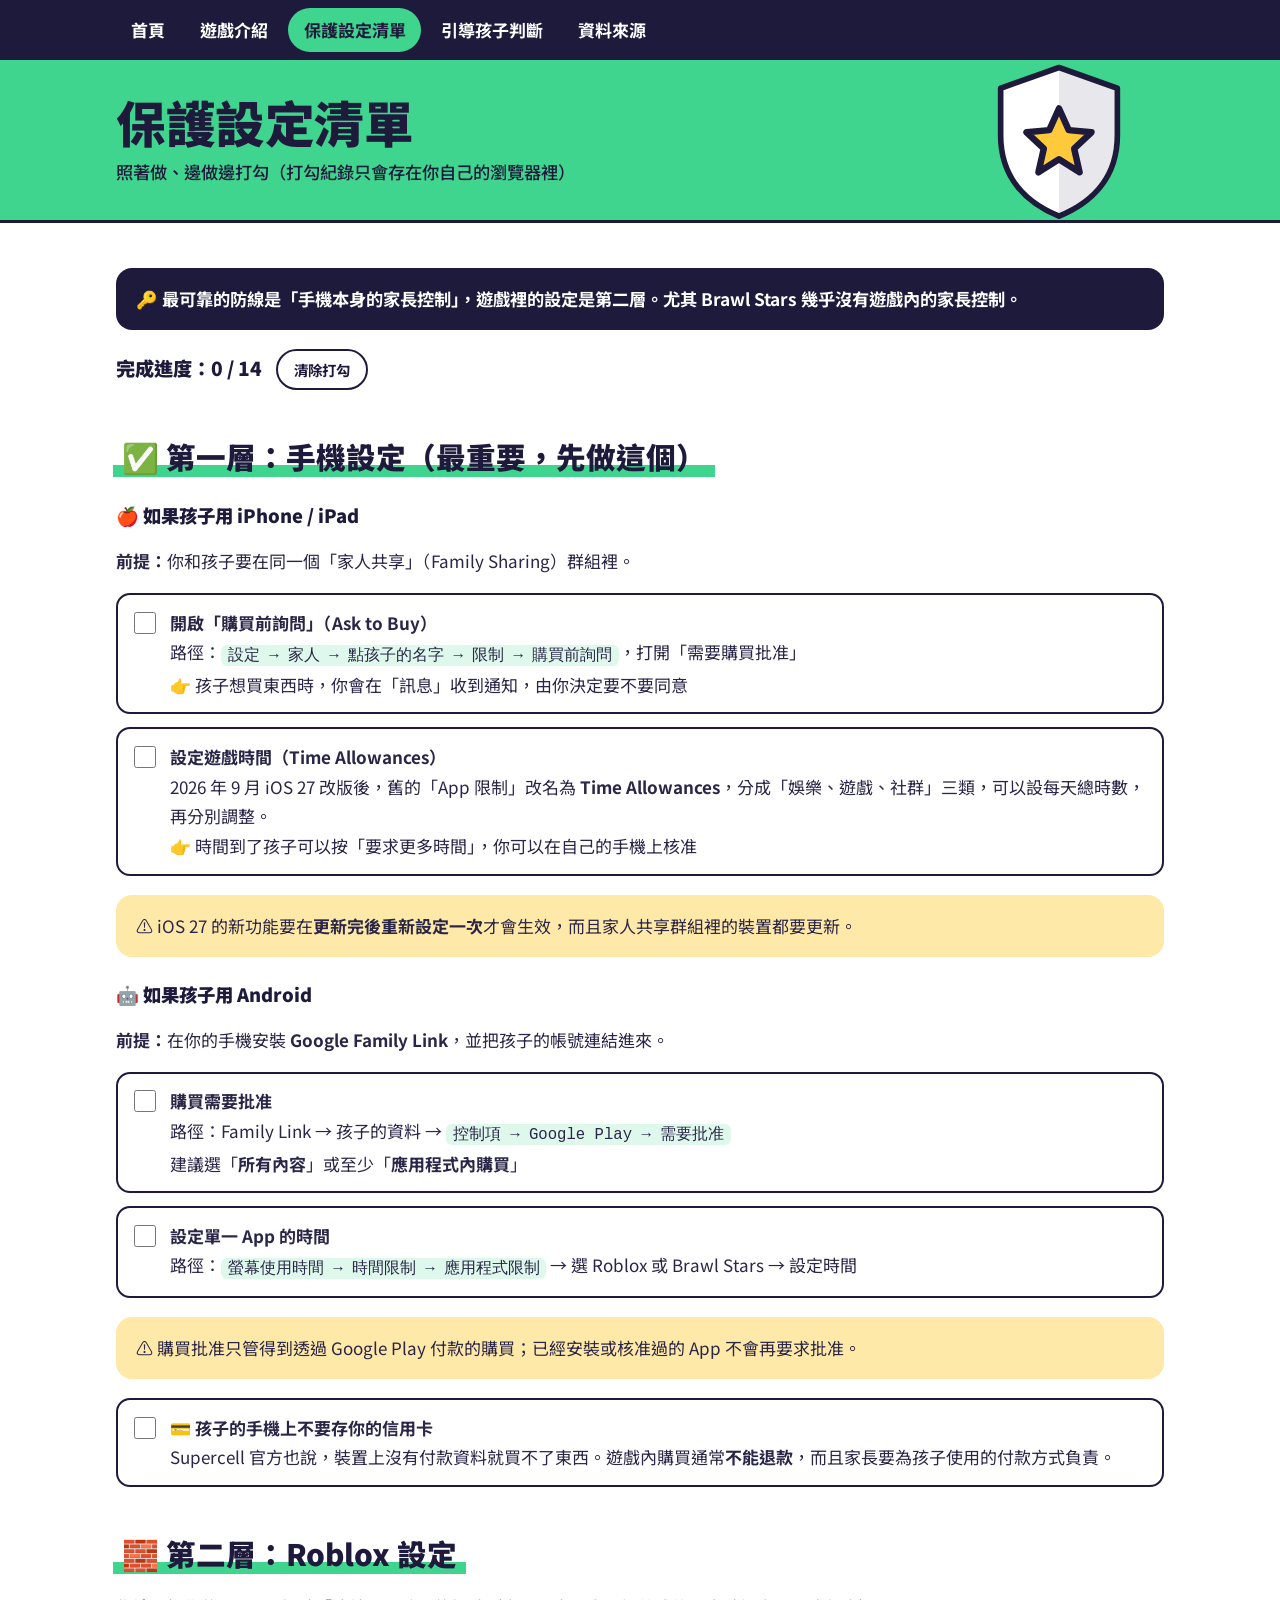
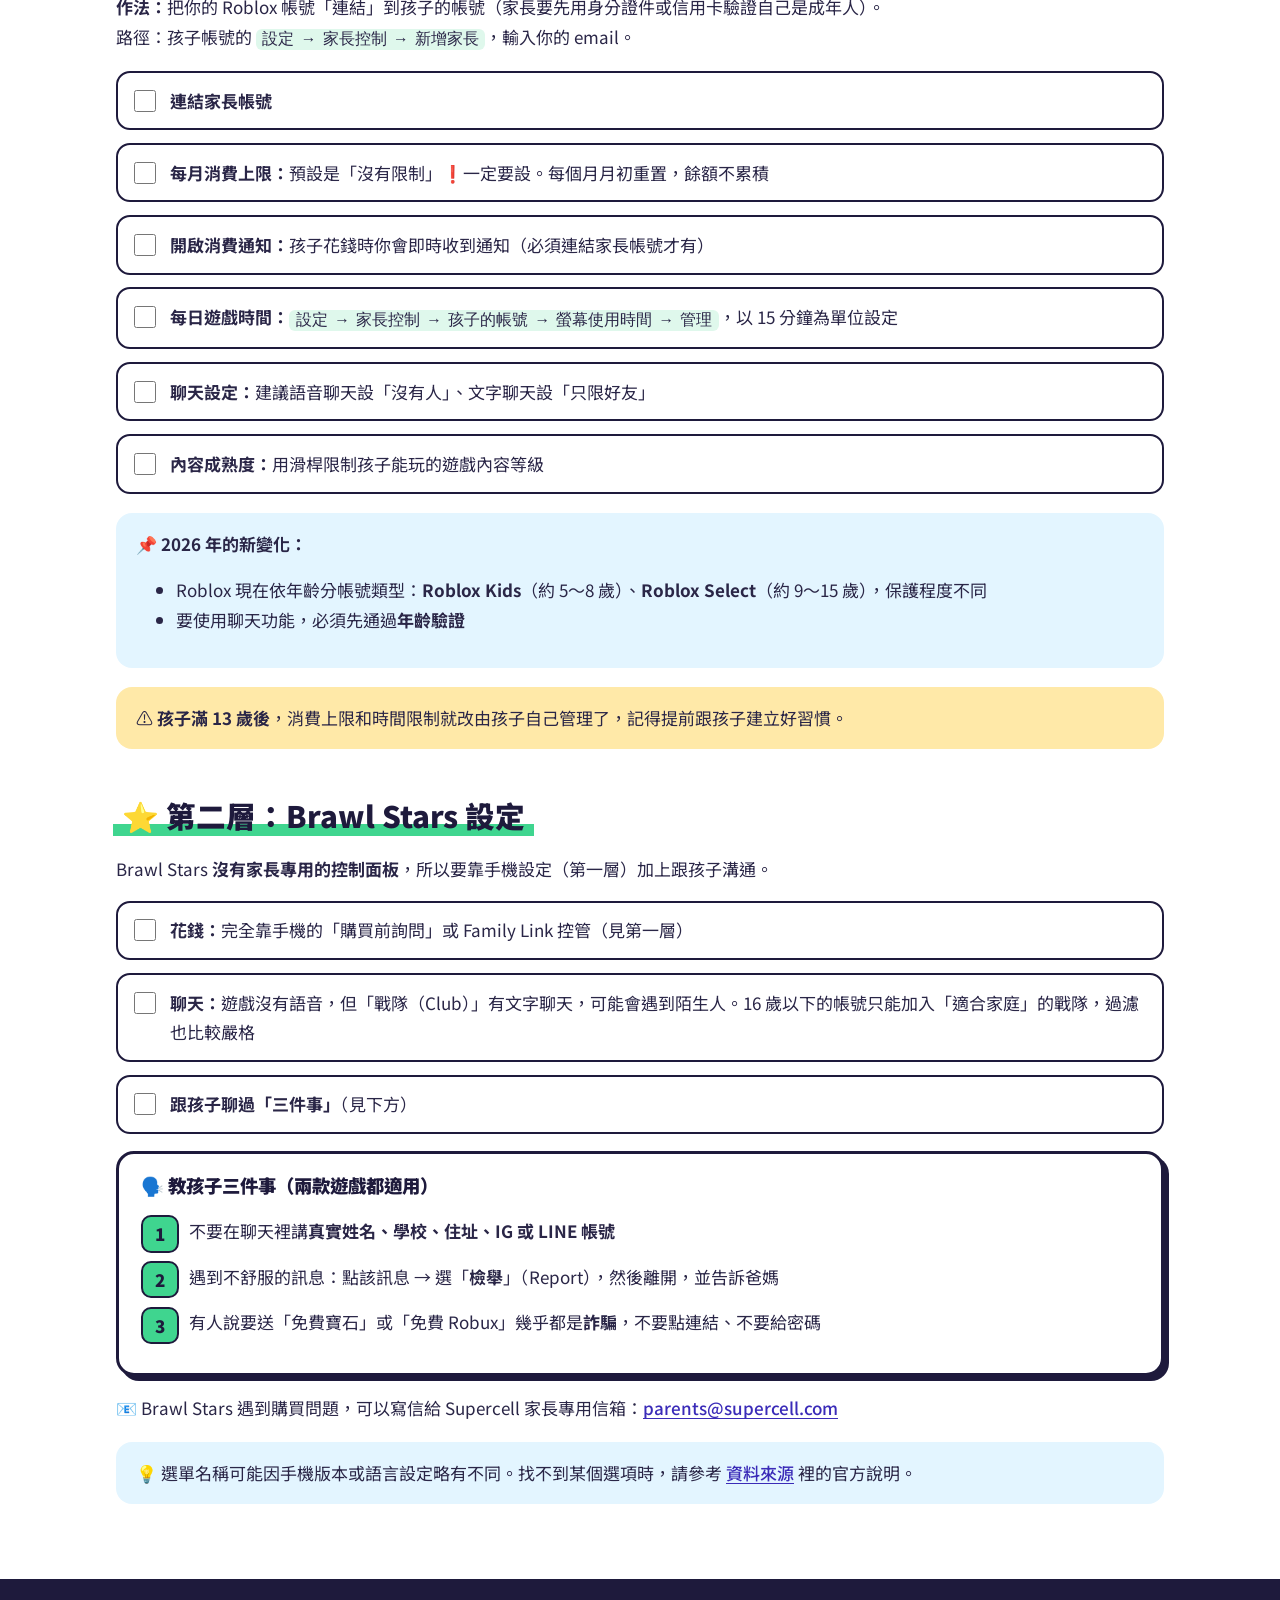
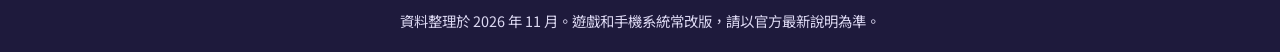
<file: settings.html>
<!DOCTYPE html>
<html lang="zh-Hant-TW">
<head>
  <meta charset="UTF-8">
  <meta name="viewport" content="width=device-width, initial-scale=1.0">
  <title>保護設定清單 | 家長遊戲指南</title>
  <link rel="icon" type="image/svg+xml" href="favicon.svg">
  <link rel="preconnect" href="https://fonts.googleapis.com">
  <link rel="preconnect" href="https://fonts.gstatic.com" crossorigin>
  <link rel="stylesheet" href="https://fonts.googleapis.com/css2?family=Noto+Sans+TC:wght@400;500;700;900&display=swap">
  <link rel="stylesheet" href="style.css">
</head>
<body class="p-settings">
  <nav>
    <ul>
      <li><a href="index.html">首頁</a></li>
      <li><a href="games.html">遊戲介紹</a></li>
      <li><a href="settings.html" aria-current="page">保護設定清單</a></li>
      <li><a href="guide.html">引導孩子判斷</a></li>
      <li><a href="sources.html">資料來源</a></li>
    </ul>
  </nav>
  <header>
    <div class="hero">
      <div>
        <h1>保護設定清單</h1>
        <p>照著做、邊做邊打勾（打勾紀錄只會存在你自己的瀏覽器裡）</p>
      </div>
      <svg viewBox="0 0 200 170" aria-hidden="true"><g transform="translate(100 86)"><path d="M0-78 L62-56 V-6 C62 40 34 66 0 80 C-34 66 -62 40 -62-6 V-56Z" fill="#fff" stroke="#1e1a3c" stroke-width="6" stroke-linejoin="round" stroke-linecap="round"/><path d="M0-75 L59-54 V-6 C59 38 33 63 0 77Z" fill="#1e1a3c" opacity=".1"/><path d="M0-30 L9-10 30-8 14 7 19 29 0 17 -19 29 -14 7 -30-8 -9-10Z" transform="scale(1.15)" fill="#ffc93c" stroke="#1e1a3c" stroke-width="6" stroke-linejoin="round" stroke-linecap="round"/></g></svg>
    </div>
  </header>
  <main>
    <div class="key">🔑 最可靠的防線是「手機本身的家長控制」，遊戲裡的設定是第二層。尤其 Brawl Stars 幾乎沒有遊戲內的家長控制。</div>

    <p class="progress">完成進度：<span id="done">0</span> / <span id="total">0</span>
      <button class="reset" type="button" id="reset">清除打勾</button>
    </p>

    <h2>✅ 第一層：手機設定（最重要，先做這個）</h2>

    <h3>🍎 如果孩子用 iPhone / iPad</h3>
    <p><strong>前提：</strong>你和孩子要在同一個「家人共享」（Family Sharing）群組裡。</p>
    <ul class="checklist">
      <li><label><input type="checkbox" data-id="ios-ask"><span><strong>開啟「購買前詢問」（Ask to Buy）</strong><br>
        路徑：<code>設定 → 家人 → 點孩子的名字 → 限制 → 購買前詢問</code>，打開「需要購買批准」<br>
        👉 孩子想買東西時，你會在「訊息」收到通知，由你決定要不要同意</span></label></li>
      <li><label><input type="checkbox" data-id="ios-time"><span><strong>設定遊戲時間（Time Allowances）</strong><br>
        2026 年 9 月 iOS 27 改版後，舊的「App 限制」改名為 <strong>Time Allowances</strong>，分成「娛樂、遊戲、社群」三類，可以設每天總時數，再分別調整。<br>
        👉 時間到了孩子可以按「要求更多時間」，你可以在自己的手機上核准</span></label></li>
    </ul>
    <div class="warn">⚠️ iOS 27 的新功能要在<strong>更新完後重新設定一次</strong>才會生效，而且家人共享群組裡的裝置都要更新。</div>

    <h3>🤖 如果孩子用 Android</h3>
    <p><strong>前提：</strong>在你的手機安裝 <strong>Google Family Link</strong>，並把孩子的帳號連結進來。</p>
    <ul class="checklist">
      <li><label><input type="checkbox" data-id="and-buy"><span><strong>購買需要批准</strong><br>
        路徑：Family Link → 孩子的資料 → <code>控制項 → Google Play → 需要批准</code><br>
        建議選「<strong>所有內容</strong>」或至少「<strong>應用程式內購買</strong>」</span></label></li>
      <li><label><input type="checkbox" data-id="and-time"><span><strong>設定單一 App 的時間</strong><br>
        路徑：<code>螢幕使用時間 → 時間限制 → 應用程式限制</code> → 選 Roblox 或 Brawl Stars → 設定時間</span></label></li>
    </ul>
    <div class="warn">⚠️ 購買批准只管得到透過 Google Play 付款的購買；已經安裝或核准過的 App 不會再要求批准。</div>

    <ul class="checklist">
      <li><label><input type="checkbox" data-id="no-card"><span>💳 <strong>孩子的手機上不要存你的信用卡</strong><br>
        Supercell 官方也說，裝置上沒有付款資料就買不了東西。遊戲內購買通常<strong>不能退款</strong>，而且家長要為孩子使用的付款方式負責。</span></label></li>
    </ul>

    <h2>🧱 第二層：Roblox 設定</h2>
    <p><strong>作法：</strong>把你的 Roblox 帳號「連結」到孩子的帳號（家長要先用身分證件或信用卡驗證自己是成年人）。<br>
    路徑：孩子帳號的 <code>設定 → 家長控制 → 新增家長</code>，輸入你的 email。</p>
    <ul class="checklist">
      <li><label><input type="checkbox" data-id="rb-link"><span><strong>連結家長帳號</strong></span></label></li>
      <li><label><input type="checkbox" data-id="rb-spend"><span><strong>每月消費上限：</strong>預設是「沒有限制」❗一定要設。每個月月初重置，餘額不累積</span></label></li>
      <li><label><input type="checkbox" data-id="rb-notify"><span><strong>開啟消費通知：</strong>孩子花錢時你會即時收到通知（必須連結家長帳號才有）</span></label></li>
      <li><label><input type="checkbox" data-id="rb-time"><span><strong>每日遊戲時間：</strong><code>設定 → 家長控制 → 孩子的帳號 → 螢幕使用時間 → 管理</code>，以 15 分鐘為單位設定</span></label></li>
      <li><label><input type="checkbox" data-id="rb-chat"><span><strong>聊天設定：</strong>建議語音聊天設「沒有人」、文字聊天設「只限好友」</span></label></li>
      <li><label><input type="checkbox" data-id="rb-content"><span><strong>內容成熟度：</strong>用滑桿限制孩子能玩的遊戲內容等級</span></label></li>
    </ul>
    <div class="tip">📌 <strong>2026 年的新變化：</strong>
      <ul>
        <li>Roblox 現在依年齡分帳號類型：<strong>Roblox Kids</strong>（約 5～8 歲）、<strong>Roblox Select</strong>（約 9～15 歲），保護程度不同</li>
        <li>要使用聊天功能，必須先通過<strong>年齡驗證</strong></li>
      </ul>
    </div>
    <div class="warn">⚠️ <strong>孩子滿 13 歲後</strong>，消費上限和時間限制就改由孩子自己管理了，記得提前跟孩子建立好習慣。</div>

    <h2>⭐ 第二層：Brawl Stars 設定</h2>
    <p>Brawl Stars <strong>沒有家長專用的控制面板</strong>，所以要靠手機設定（第一層）加上跟孩子溝通。</p>
    <ul class="checklist">
      <li><label><input type="checkbox" data-id="bs-spend"><span><strong>花錢：</strong>完全靠手機的「購買前詢問」或 Family Link 控管（見第一層）</span></label></li>
      <li><label><input type="checkbox" data-id="bs-chat"><span><strong>聊天：</strong>遊戲沒有語音，但「戰隊（Club）」有文字聊天，可能會遇到陌生人。16 歲以下的帳號只能加入「適合家庭」的戰隊，過濾也比較嚴格</span></label></li>
      <li><label><input type="checkbox" data-id="bs-talk"><span><strong>跟孩子聊過「三件事」</strong>（見下方）</span></label></li>
    </ul>

    <div class="card">
      <h3>🗣️ 教孩子三件事（兩款遊戲都適用）</h3>
      <ol class="steps">
        <li>不要在聊天裡講<strong>真實姓名、學校、住址、IG 或 LINE 帳號</strong></li>
        <li>遇到不舒服的訊息：點該訊息 → 選「<strong>檢舉</strong>」（Report），然後離開，並告訴爸媽</li>
        <li>有人說要送「免費寶石」或「免費 Robux」幾乎都是<strong>詐騙</strong>，不要點連結、不要給密碼</li>
      </ol>
    </div>

    <p>📧 Brawl Stars 遇到購買問題，可以寫信給 Supercell 家長專用信箱：<a href="mailto:parents@supercell.com">parents@supercell.com</a></p>

    <div class="tip">💡 選單名稱可能因手機版本或語言設定略有不同。找不到某個選項時，請參考 <a href="sources.html">資料來源</a> 裡的官方說明。</div>
  </main>
  <footer>
    資料整理於 2026 年 11 月。遊戲和手機系統常改版，請以官方最新說明為準。
  </footer>
  <script>
    (function () {
      var KEY = 'parent-guide-checklist';
      var boxes = document.querySelectorAll('ul.checklist input[type="checkbox"]');
      var saved = {};
      try { saved = JSON.parse(localStorage.getItem(KEY)) || {}; } catch (e) {}
      function update() {
        var n = 0;
        boxes.forEach(function (b) { if (b.checked) n++; });
        document.getElementById('done').textContent = n;
        document.getElementById('total').textContent = boxes.length;
      }
      boxes.forEach(function (b) {
        b.checked = !!saved[b.dataset.id];
        b.addEventListener('change', function () {
          saved[b.dataset.id] = b.checked;
          try { localStorage.setItem(KEY, JSON.stringify(saved)); } catch (e) {}
          update();
        });
      });
      document.getElementById('reset').addEventListener('click', function () {
        saved = {};
        try { localStorage.removeItem(KEY); } catch (e) {}
        boxes.forEach(function (b) { b.checked = false; });
        update();
      });
      update();
    })();
  </script>
</body>
</html>
</file>
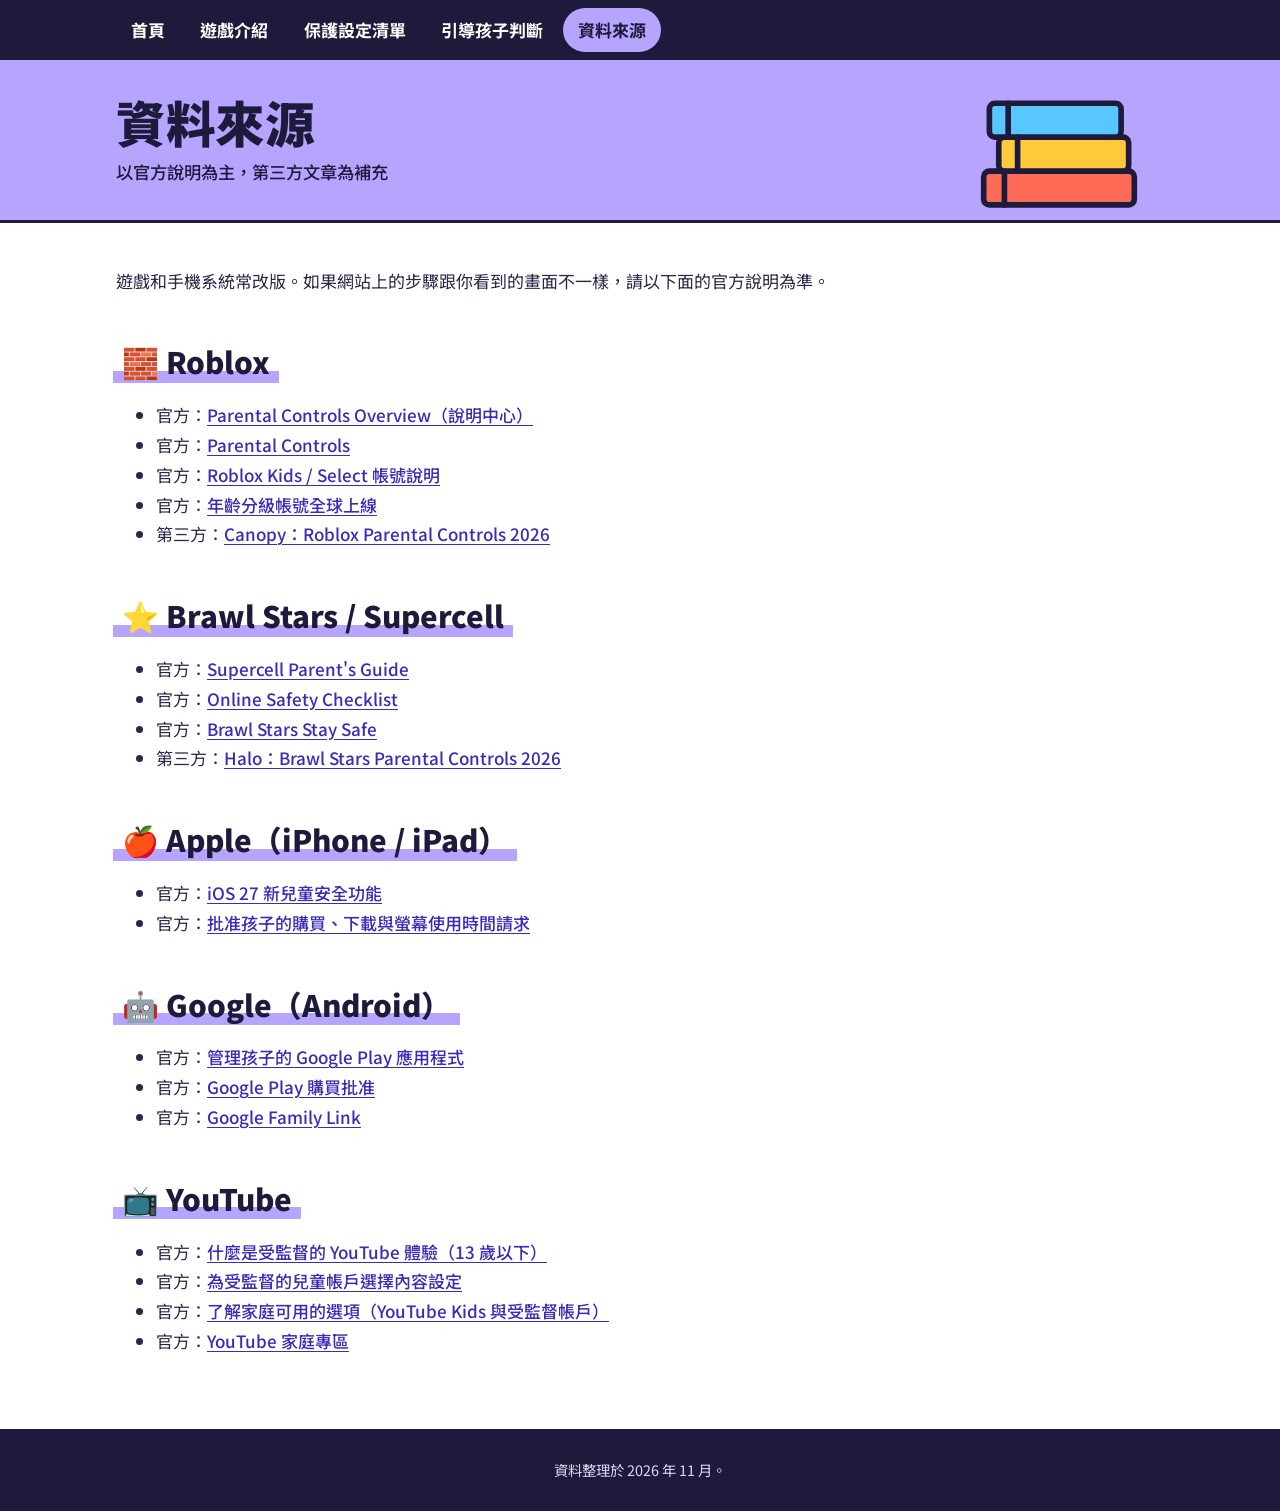
<file: sources.html>
<!DOCTYPE html>
<html lang="zh-Hant-TW">
<head>
  <meta charset="UTF-8">
  <meta name="viewport" content="width=device-width, initial-scale=1.0">
  <title>資料來源 | 家長遊戲指南</title>
  <link rel="icon" type="image/svg+xml" href="favicon.svg">
  <link rel="preconnect" href="https://fonts.googleapis.com">
  <link rel="preconnect" href="https://fonts.gstatic.com" crossorigin>
  <link rel="stylesheet" href="https://fonts.googleapis.com/css2?family=Noto+Sans+TC:wght@400;500;700;900&display=swap">
  <link rel="stylesheet" href="style.css">
</head>
<body class="p-sources">
  <nav>
    <ul>
      <li><a href="index.html">首頁</a></li>
      <li><a href="games.html">遊戲介紹</a></li>
      <li><a href="settings.html">保護設定清單</a></li>
      <li><a href="guide.html">引導孩子判斷</a></li>
      <li><a href="sources.html" aria-current="page">資料來源</a></li>
    </ul>
  </nav>
  <header>
    <div class="hero">
      <div>
        <h1>資料來源</h1>
        <p>以官方說明為主，第三方文章為補充</p>
      </div>
      <svg viewBox="0 0 200 170" aria-hidden="true"><rect x="20" y="118" width="160" height="36" rx="6" fill="#ff6b57" stroke="#1e1a3c" stroke-width="6" stroke-linejoin="round" stroke-linecap="round"/><rect x="36" y="82" width="138" height="36" rx="6" fill="#ffc93c" stroke="#1e1a3c" stroke-width="6" stroke-linejoin="round" stroke-linecap="round"/><rect x="26" y="46" width="140" height="36" rx="6" fill="#58c7ff" stroke="#1e1a3c" stroke-width="6" stroke-linejoin="round" stroke-linecap="round"/><path d="M46 46V82M56 82V118M42 118V154" stroke="#1e1a3c" stroke-width="6" stroke-linejoin="round" stroke-linecap="round"/></svg>
    </div>
  </header>
  <main>
    <p>遊戲和手機系統常改版。如果網站上的步驟跟你看到的畫面不一樣，請以下面的官方說明為準。</p>

    <h2>🧱 Roblox</h2>
    <ul>
      <li>官方：<a href="https://en.help.roblox.com/hc/en-us/articles/30428310121620-Parental-Controls-Overview" target="_blank" rel="noopener">Parental Controls Overview（說明中心）</a></li>
      <li>官方：<a href="https://about.roblox.com/parental-controls" target="_blank" rel="noopener">Parental Controls</a></li>
      <li>官方：<a href="https://about.roblox.com/newsroom/2026/05/what-families-should-know-roblox-kids-select" target="_blank" rel="noopener">Roblox Kids / Select 帳號說明</a></li>
      <li>官方：<a href="https://about.roblox.com/newsroom/2026/06/age-based-roblox-kids-and-select-accounts-now-globally-available" target="_blank" rel="noopener">年齡分級帳號全球上線</a></li>
      <li>第三方：<a href="https://canopy.us/blog/roblox-parental-controls/" target="_blank" rel="noopener">Canopy：Roblox Parental Controls 2026</a></li>
    </ul>

    <h2>⭐ Brawl Stars / Supercell</h2>
    <ul>
      <li>官方：<a href="https://supercell.com/en/parents/" target="_blank" rel="noopener">Supercell Parent's Guide</a></li>
      <li>官方：<a href="https://supercell.com/en/online-safety/" target="_blank" rel="noopener">Online Safety Checklist</a></li>
      <li>官方：<a href="https://support.supercell.com/brawl-stars/en/stay-safe/" target="_blank" rel="noopener">Brawl Stars Stay Safe</a></li>
      <li>第三方：<a href="https://halosafe.app/blog/brawl-stars-parental-controls" target="_blank" rel="noopener">Halo：Brawl Stars Parental Controls 2026</a></li>
    </ul>

    <h2>🍎 Apple（iPhone / iPad）</h2>
    <ul>
      <li>官方：<a href="https://apple.com/newsroom/2026/09/apples-new-child-safety-features-now-available" target="_blank" rel="noopener">iOS 27 新兒童安全功能</a></li>
      <li>官方：<a href="https://support.apple.com/guide/child-safety/dq4vly6fq1je/web" target="_blank" rel="noopener">批准孩子的購買、下載與螢幕使用時間請求</a></li>
    </ul>

    <h2>🤖 Google（Android）</h2>
    <ul>
      <li>官方：<a href="https://support.google.com/families/answer/7103028?hl=zh-Hant" target="_blank" rel="noopener">管理孩子的 Google Play 應用程式</a></li>
      <li>官方：<a href="https://support.google.com/googleplay/answer/7039872?hl=zh-Hant" target="_blank" rel="noopener">Google Play 購買批准</a></li>
      <li>官方：<a href="https://families.google/familylink/" target="_blank" rel="noopener">Google Family Link</a></li>
    </ul>

    <h2>📺 YouTube</h2>
    <ul>
      <li>官方：<a href="https://support.google.com/youtube/answer/10314940?hl=zh-Hant" target="_blank" rel="noopener">什麼是受監督的 YouTube 體驗（13 歲以下）</a></li>
      <li>官方：<a href="https://support.google.com/youtubekids/answer/10315823?hl=zh-Hant" target="_blank" rel="noopener">為受監督的兒童帳戶選擇內容設定</a></li>
      <li>官方：<a href="https://support.google.com/youtubekids/answer/10315420?hl=zh-Hant" target="_blank" rel="noopener">了解家庭可用的選項（YouTube Kids 與受監督帳戶）</a></li>
      <li>官方：<a href="https://www.youtube.com/myfamily" target="_blank" rel="noopener">YouTube 家庭專區</a></li>
    </ul>
  </main>
  <footer>
    資料整理於 2026 年 11 月。
  </footer>
</body>
</html>
</file>
<file: style.css>
/* IDEA 桌遊盒／貼紙風：粗黑線、實色塊、硬陰影；每頁一個主色 */
:root {
  color-scheme: light;
  --ink: #1e1a3c;
  --text: #2a2647;
  --muted: #625e7c;
  --bg: #fff;
  --page: #ffc93c;
  --tint: #fff4d1;
  --yellow: #ffc93c;
  --coral: #ff6b57;
  --green: #3fd58f;
  --line: #d9d6e6;
  --tip-bg: #e3f5ff;
  --edge: 3px solid var(--ink);
}
body.p-games { --page: #58c7ff; --tint: #e3f5ff; }
body.p-settings { --page: #3fd58f; --tint: #dff8ec; }
body.p-guide { --page: #ff8f7d; --tint: #ffece8; }
body.p-sources { --page: #b7a4ff; --tint: #f0ebff; }

* { box-sizing: border-box; min-width: 0; }
body {
  margin: 0;
  font-family: "Noto Sans TC", "Microsoft JhengHei", "PingFang TC", system-ui, sans-serif;
  background: var(--bg);
  color: var(--text);
  line-height: 1.75;
  font-size: 17px;
  overflow-x: clip;
}
a { color: #3a2bb8; font-weight: 500; text-underline-offset: 3px; }
:focus-visible { outline: 3px solid #3a2bb8; outline-offset: 3px; }

/* 導覽 */
nav { background: var(--ink); position: sticky; top: 0; z-index: 10; }
nav ul { list-style: none; margin: 0 auto; padding: .5rem 1rem; max-width: 1080px; display: flex; gap: .3rem; }
nav a { display: block; padding: .45rem .95rem; color: #fff; text-decoration: none; font-weight: 700; border-radius: 999px; white-space: nowrap; }
nav a:hover { background: #3a3563; }
nav a[aria-current="page"] { background: var(--page); color: var(--ink); }
nav a:focus-visible { outline-color: #fff; }

/* 頁首 */
header { background: var(--page); color: var(--ink); border-bottom: var(--edge); overflow: hidden; }
.hero { max-width: 1080px; margin: 0 auto; padding: 0 1rem; display: grid; grid-template-columns: minmax(0, 1fr) 210px; align-items: center; gap: 1.5rem; }
.hero > div { padding: 1.4rem 0; }
.hero h1 { margin: 0 0 .4rem; font-size: clamp(2.1rem, 5vw, 3.1rem); font-weight: 900; line-height: 1.15; letter-spacing: -.01em; }
.hero p { margin: 0; font-size: 1.08rem; font-weight: 500; }
.hero svg { display: block; width: 100%; height: 160px; }
.home .hero { grid-template-columns: minmax(0, 1fr) minmax(0, 1.1fr); }
.home .hero > div { padding: 2.6rem 0; position: relative; }
.home .hero h1 { font-size: clamp(2.6rem, 5.6vw, 4.2rem); }
.home .hero p { font-size: 1.2rem; max-width: 22em; }
.home .hero svg { height: 420px; overflow: visible; }
.cta { display: flex; flex-wrap: wrap; gap: .8rem; margin-top: 1.5rem; }
.btn { display: inline-block; padding: .7rem 1.3rem; border: var(--edge); border-radius: 14px; background: #fff; color: var(--ink); font-weight: 900; text-decoration: none; box-shadow: 4px 4px 0 var(--ink); transition: transform .12s, box-shadow .12s; }
.btn.main { background: var(--coral); }
.btn:hover { transform: translate(2px, 2px); box-shadow: 2px 2px 0 var(--ink); }
.float { animation: bob 4s ease-in-out infinite; }
@keyframes bob { 50% { transform: translateY(-9px); } }

main { max-width: 1080px; margin: 0 auto; padding: 1.6rem 1rem 3.5rem; }
main > p, main > ul, main > ol { max-width: 46em; }

h2 { margin: 3rem 0 1rem; font-size: clamp(1.45rem, 3vw, 1.85rem); font-weight: 900; line-height: 1.3; color: var(--ink); }
main > h2 { background: linear-gradient(var(--page), var(--page)) left bottom / 100% .42em no-repeat; width: fit-content; padding: 0 .3em .05em; margin-left: -.1em; }
h3 { margin: 1.6rem 0 .5rem; font-weight: 900; font-size: 1.15rem; line-height: 1.4; color: var(--ink); }

.card { background: #fff; border: var(--edge); border-radius: 18px; padding: 1.2rem 1.4rem; margin: 1rem 0; box-shadow: 5px 5px 0 var(--ink); }
.card > h3:first-child { margin-top: 0; }
.card > p:last-child { margin-bottom: 0; }
.card.roblox { background: #fff1ef; }
.card.brawl { background: #fff6dc; }

.grid { display: grid; grid-template-columns: repeat(2, minmax(0, 1fr)); gap: 1.3rem; }
.grid .card { margin: 0; }
.grid .card:nth-child(4n+1) { background: #bfe9ff; }
.grid .card:nth-child(4n+2) { background: #b5f2d3; }
.grid .card:nth-child(4n+3) { background: #ffc9bf; }
.grid .card:nth-child(4n) { background: #ddd2ff; }
.grid a.card { color: inherit; text-decoration: none; transition: transform .12s, box-shadow .12s; }
.grid a.card:hover { transform: translate(3px, 3px); box-shadow: 2px 2px 0 var(--ink); }
.grid a.card h3 { font-size: 1.4rem; }

.warn, .tip, .key { border-radius: 16px; padding: 1rem 1.25rem; margin: 1.2rem 0; }
.warn { background: #ffe9a8; }
.tip { background: var(--tip-bg); }
.key { background: var(--ink); color: #fff; font-weight: 700; font-size: 1.08rem; }
.key strong { color: var(--yellow); }
.grid + .key, .key + .grid { margin-top: 1.6rem; }

table { width: 100%; border-collapse: separate; border-spacing: 0; background: #fff; margin: 1rem 0; border: var(--edge); border-radius: 16px; overflow: hidden; }
th, td { border-bottom: 1px solid var(--line); padding: .7rem .9rem; text-align: left; vertical-align: top; }
tr:last-child td { border-bottom: 0; }
td:first-child { font-weight: 700; }
th { background: var(--page); color: var(--ink); font-weight: 900; border-bottom: var(--edge); }

code { background: var(--tint); padding: .1rem .4rem; border-radius: 6px; font-size: .92em; overflow-wrap: anywhere; }

ul.checklist { list-style: none; padding-left: 0; max-width: none; }
ul.checklist li { margin: .8rem 0; }
ul.checklist label { display: flex; gap: .9rem; align-items: flex-start; cursor: pointer; border: 2px solid var(--ink); border-radius: 14px; padding: .8rem 1rem; background: #fff; }
ul.checklist label:hover, ul.checklist label:has(:checked) { background: var(--tint); }
ul.checklist input { width: 22px; height: 22px; margin: .25rem 0 0; accent-color: #0b7a4b; flex-shrink: 0; }
ul.checklist input:checked + span { color: var(--muted); text-decoration: line-through; }

.progress .reset { margin-left: .6rem; }
.progress { font-weight: 900; font-size: 1.2rem; color: var(--ink); }
button.reset { background: #fff; border: 2px solid var(--ink); border-radius: 999px; padding: .35rem 1rem; cursor: pointer; font: inherit; font-size: .9rem; font-weight: 700; color: var(--ink); }
button.reset:hover { background: var(--tint); }

ol.steps { list-style: none; counter-reset: s; padding: 0; }
ol.steps li { counter-increment: s; position: relative; padding-left: 3rem; margin: 1rem 0; }
ol.steps li::before { content: counter(s); position: absolute; left: 0; top: -.05em; width: 2.1rem; height: 2.1rem; display: grid; place-items: center; border-radius: 10px; border: 2px solid var(--ink); background: var(--page); color: var(--ink); font-weight: 900; line-height: 1; }

footer { background: var(--ink); color: #dcd8f2; text-align: center; font-size: .9rem; padding: 1.8rem 1rem; }

@media (max-width: 700px) {
  body { font-size: 16px; }
  nav ul { padding: .4rem .2rem; gap: 0; justify-content: space-between; }
  nav a { padding: .4rem .35rem; font-size: 13px; }
  .hero { grid-template-columns: minmax(0, 1fr) 92px; gap: .6rem; }
  .hero > div { padding: 1.1rem 0; }
  .hero h1 { font-size: 1.85rem; }
  .hero p { font-size: .98rem; }
  .hero svg { height: 110px; }
  .home .hero { grid-template-columns: minmax(0, 1fr); gap: 0; }
  .home .hero > div { padding: 1.6rem 0 .4rem; }
  .home .hero h1 { font-size: 2.6rem; }
  .home .hero svg { height: 270px; }
  .grid { grid-template-columns: minmax(0, 1fr); }
  th, td { padding: .5rem; font-size: .92rem; }
}
@media (prefers-reduced-motion: reduce) { .float { animation: none; } }
@media print {
  nav, button.reset, .hero svg, .cta { display: none; }
  .card { box-shadow: none; break-inside: avoid; }
}
</file>
